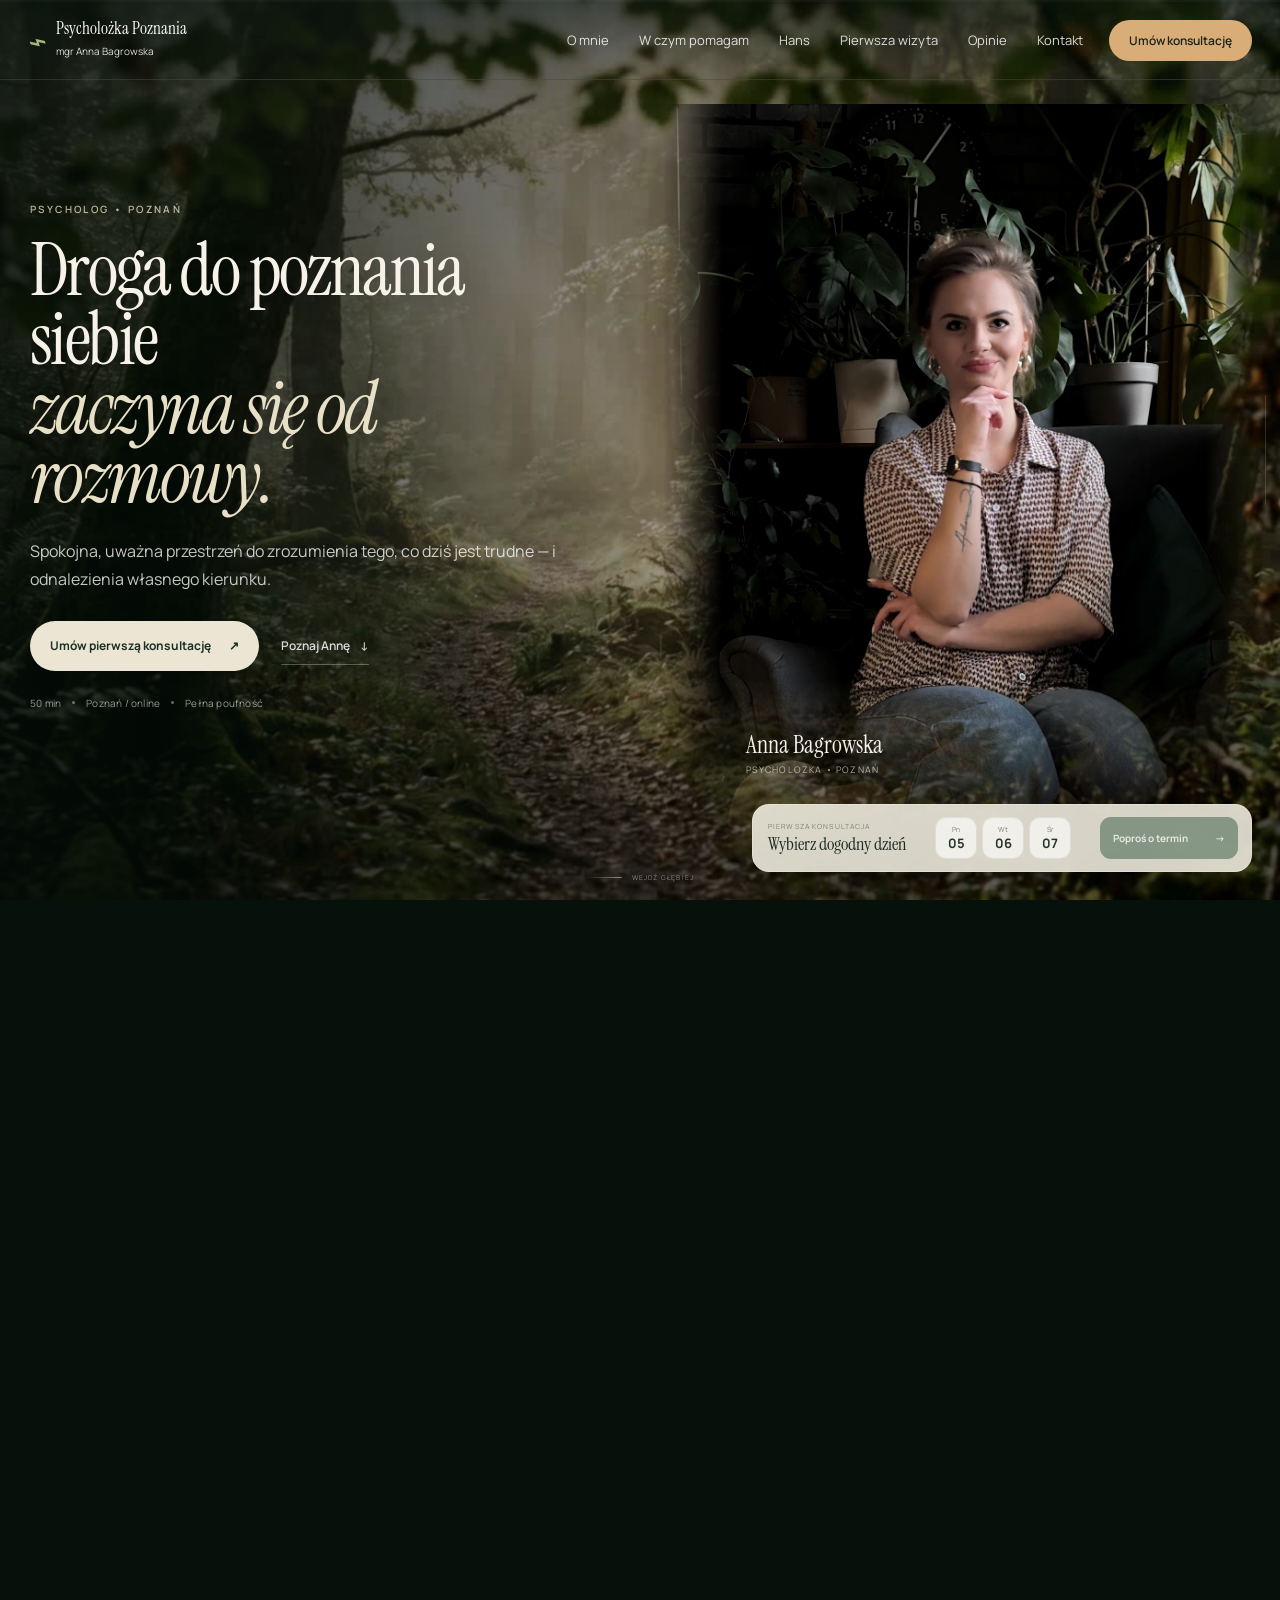
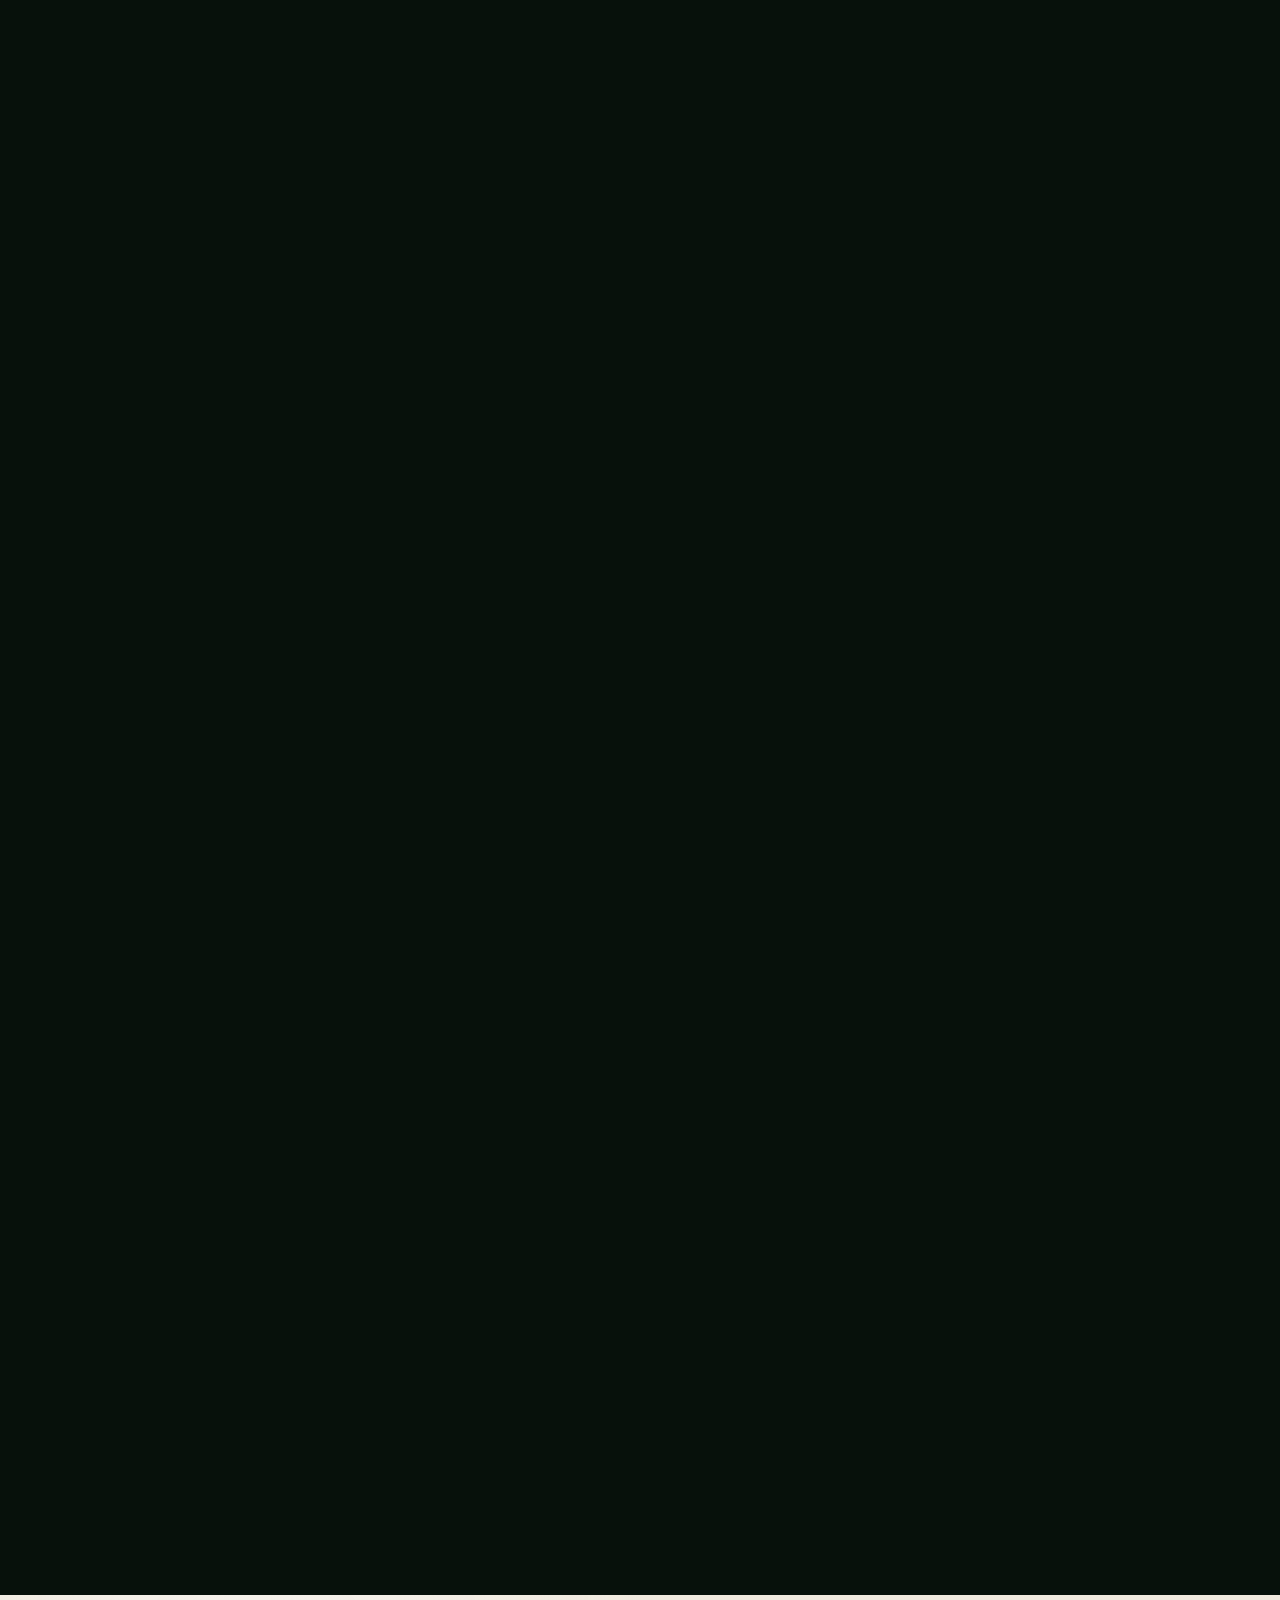
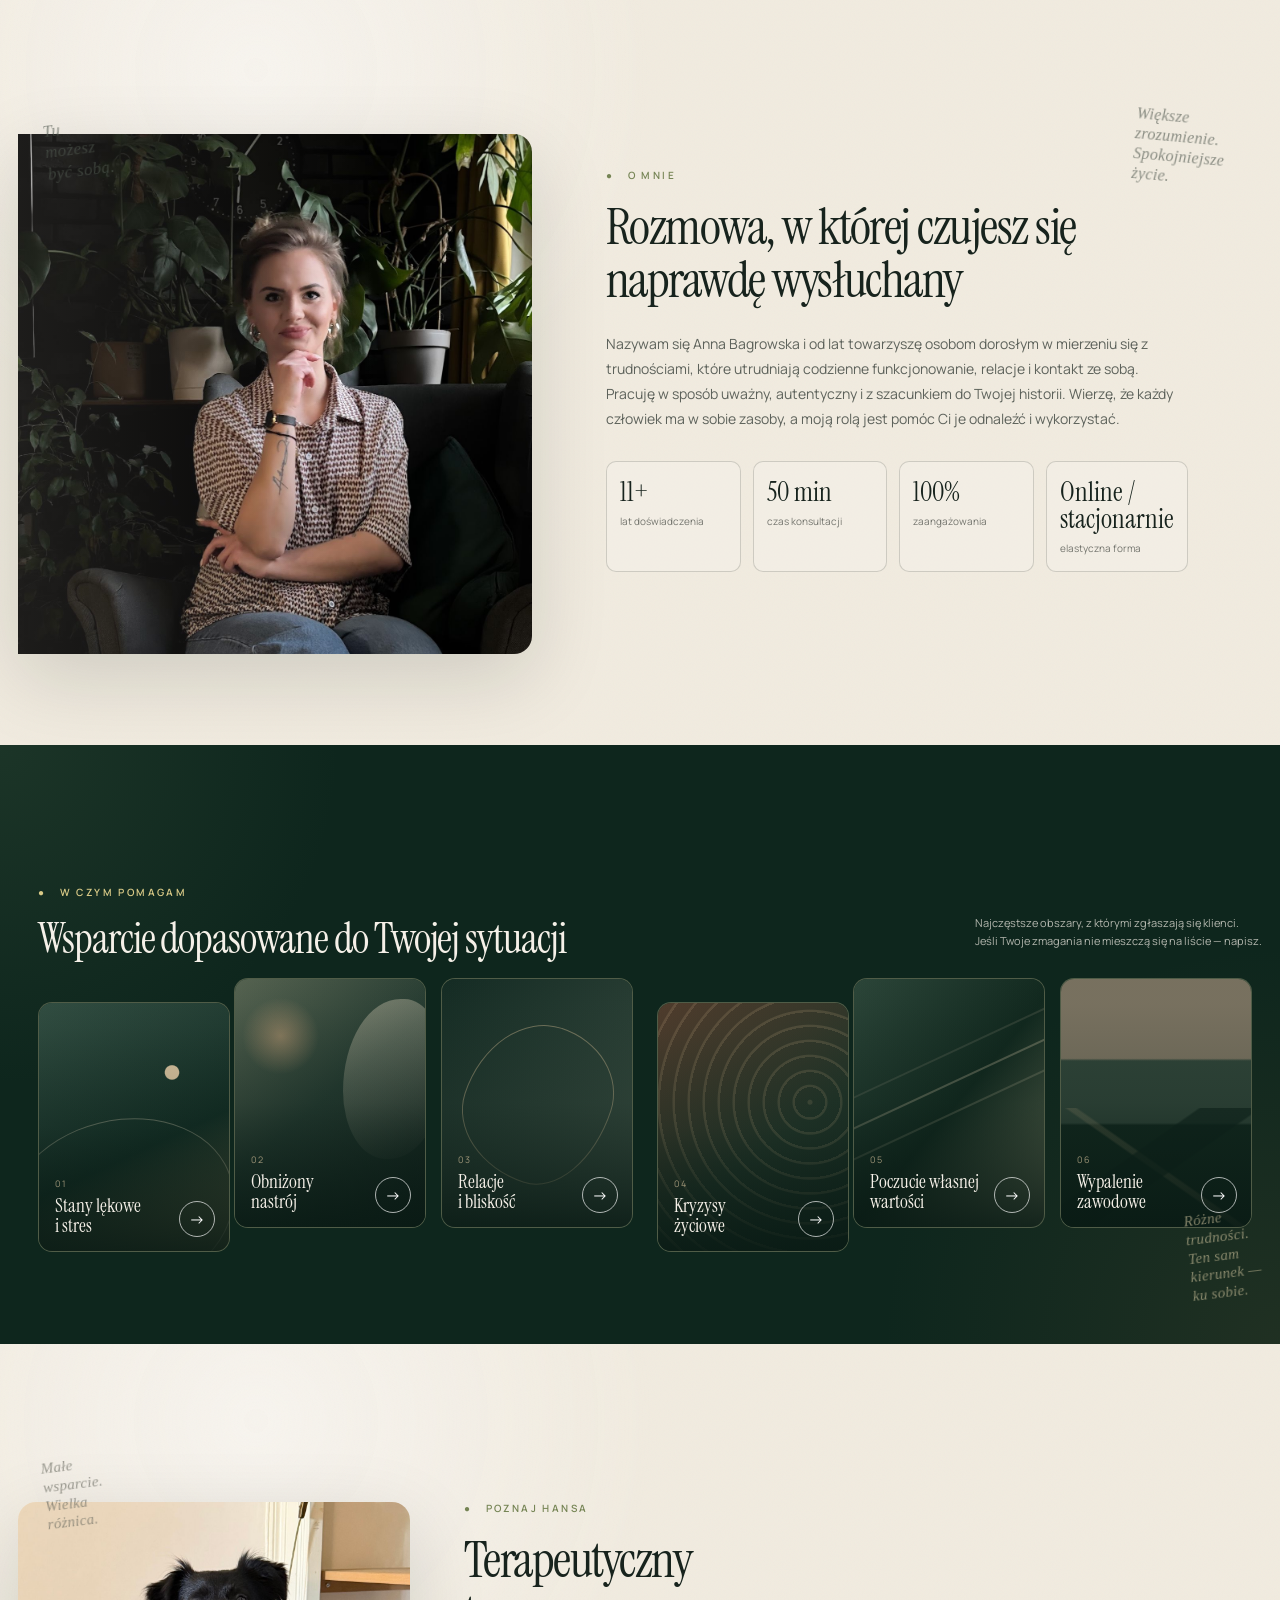
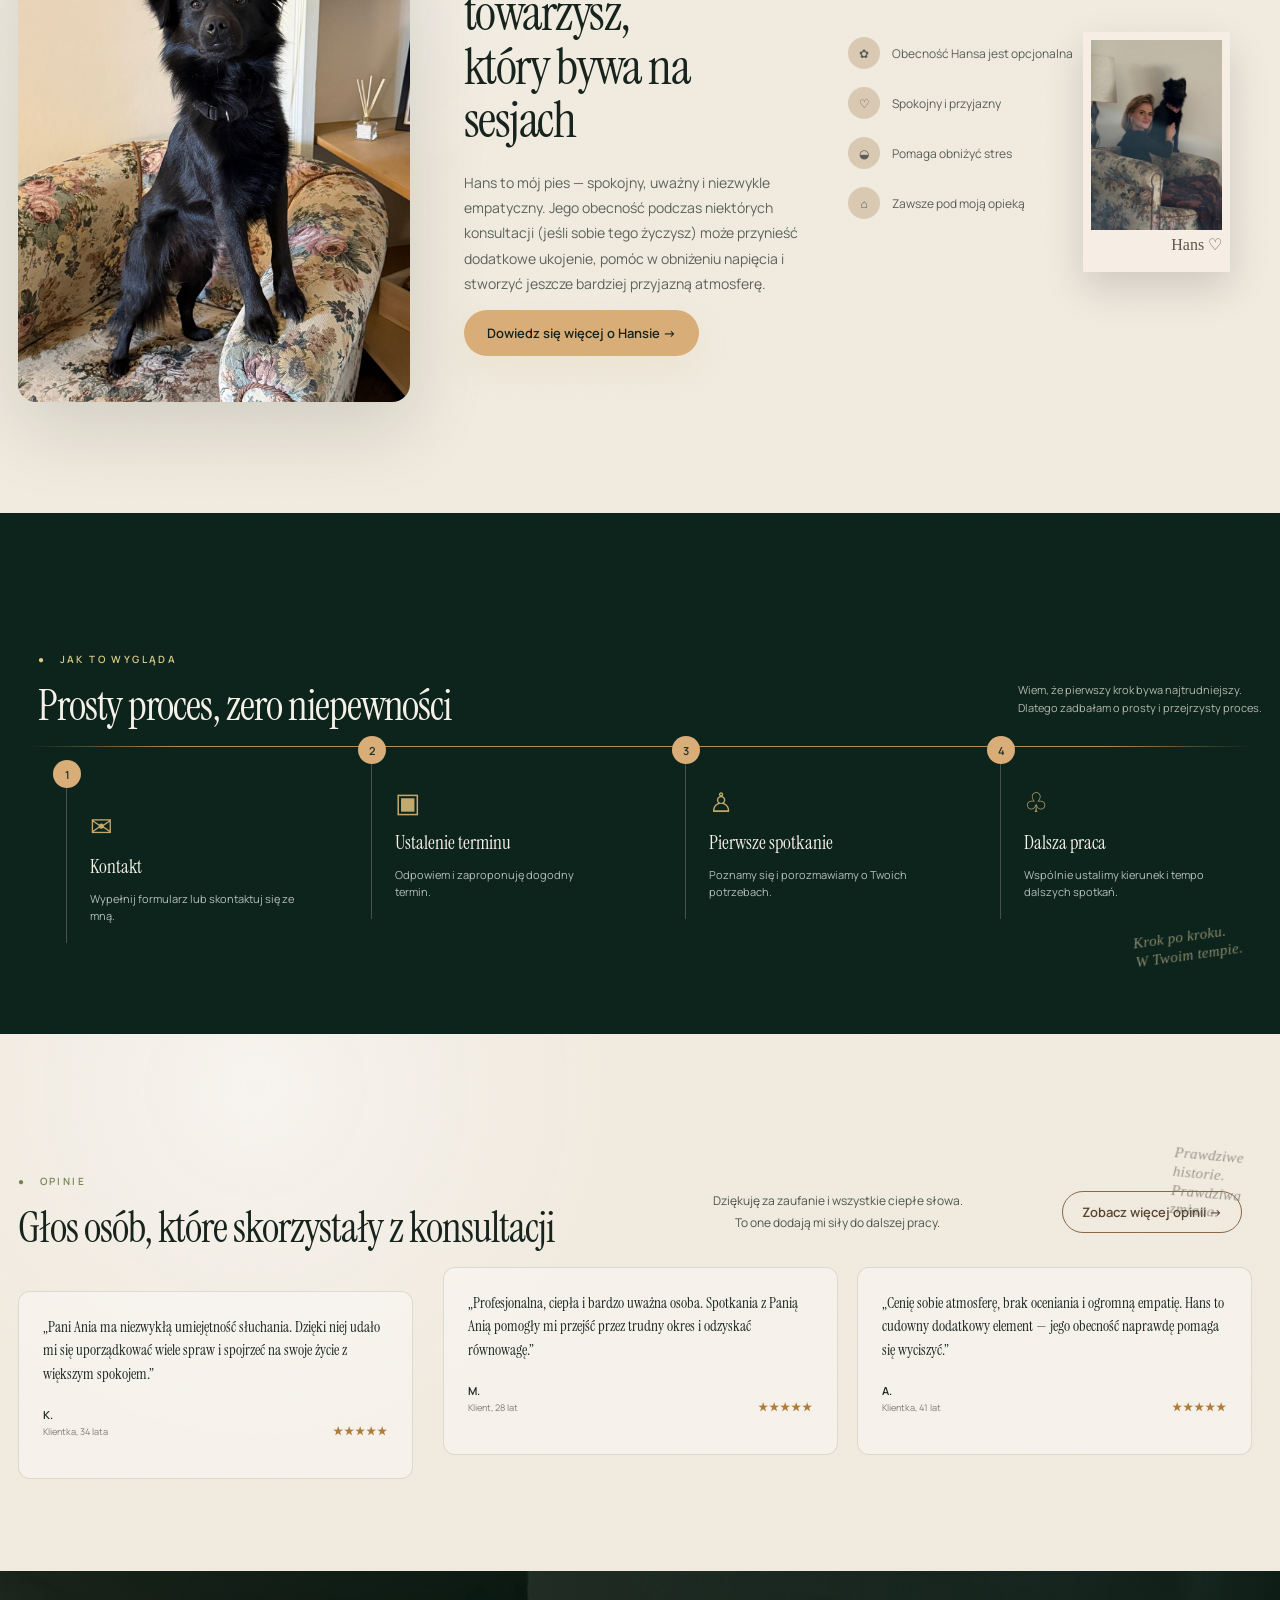
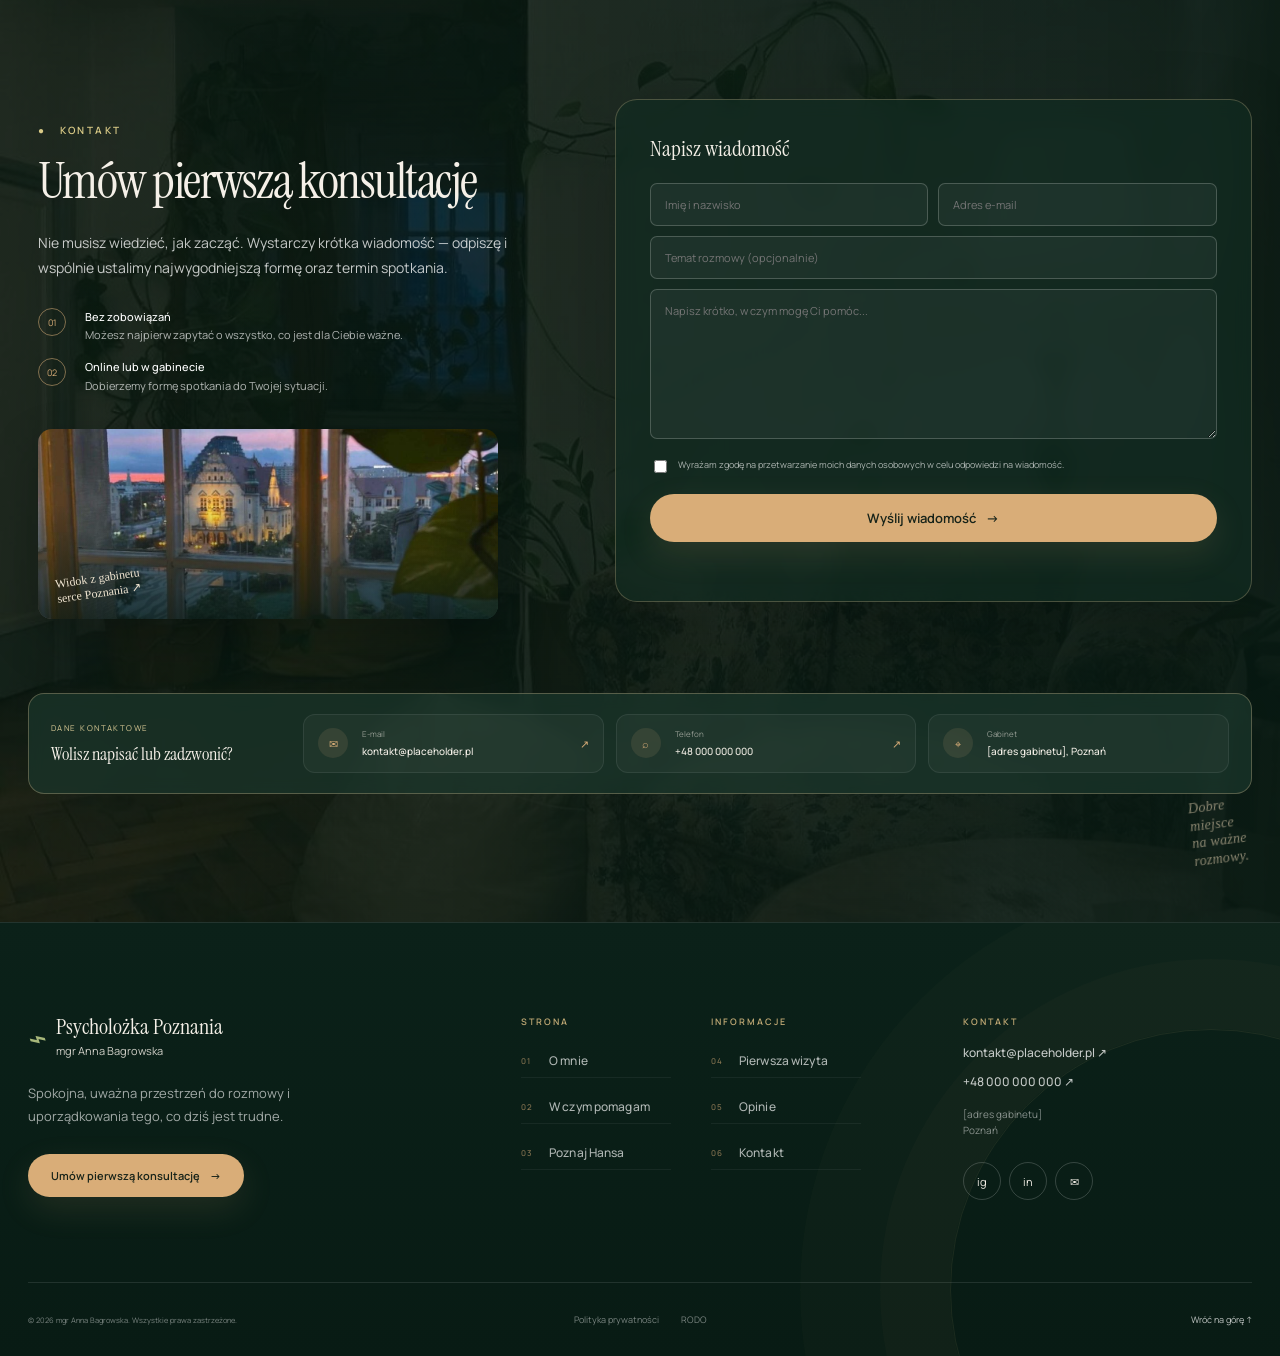
<file: index.html>
<!doctype html>
<html lang="pl">
<head>
  <meta charset="utf-8" />
  <meta name="viewport" content="width=device-width, initial-scale=1" />
  <title>Psycholożka Poznania — mgr Anna Bagrowska</title>
  <meta name="description" content="Gabinet psychologiczny w Poznaniu. Konsultacje indywidualne dla osób dorosłych — online i stacjonarnie." />
  <link rel="preconnect" href="https://fonts.googleapis.com">
  <link rel="preconnect" href="https://fonts.gstatic.com" crossorigin>
  <link href="https://fonts.googleapis.com/css2?family=Instrument+Serif:ital@0;1&family=Manrope:wght@400;500;600;700&display=swap" rel="stylesheet">
  <link rel="stylesheet" href="styles.css" />
</head>
<body>
  <div class="scroll-progress" aria-hidden="true"><span></span></div>
  <div class="ambient-leaves" aria-hidden="true"></div>
  <div class="cursor-halo" aria-hidden="true"></div>
  <header class="site-header" id="top" data-scroll-header>
    <div class="shell nav-wrap">
      <a href="#top" class="brand" aria-label="Strona główna">
        <span class="brand-mark">⌁</span>
        <span><strong>Psycholożka Poznania</strong><small>mgr Anna Bagrowska</small></span>
      </a>
      <nav class="desktop-nav" aria-label="Nawigacja główna">
        <a href="#about">O mnie</a>
        <a href="#support">W czym pomagam</a>
        <a href="#hans">Hans</a>
        <a href="#process">Pierwsza wizyta</a>
        <a href="#reviews">Opinie</a>
        <a href="#contact">Kontakt</a>
      </nav>
      <a href="#contact" class="btn btn-gold btn-small magnetic">Umów konsultację</a>
      <button class="menu-btn" aria-label="Otwórz menu" aria-expanded="false">☰</button>
    </div>
  </header>

  <main>
    <section class="forest-world forest-world-v4" data-forest-world aria-label="Leśny świat Anny Bagrowskiej">
      <div class="forest-sticky">
        <video class="forest-video" data-forest-video autoplay muted loop playsinline preload="auto" poster="assets/forest-poster.jpg" aria-hidden="true">
          <source src="assets/forest-motion.mp4" type="video/mp4" />
        </video>
        <div class="forest-overlay-v4" aria-hidden="true"></div>
        <div class="forest-grain" aria-hidden="true"></div>

        <div class="forest-home-v4 is-active" data-forest-home>
          <div class="shell forest-layout-v4">
            <div class="forest-copy-v4">
              <div class="forest-kicker">PSYCHOLOG • POZNAŃ</div>
              <h1>Droga do poznania siebie<br><em>zaczyna się od rozmowy.</em></h1>
              <p>Spokojna, uważna przestrzeń do zrozumienia tego, co dziś jest trudne — i odnalezienia własnego kierunku.</p>
              <div class="forest-actions-v4">
                <a href="#contact" class="forest-primary-v4 magnetic">Umów pierwszą konsultację <span>↗</span></a>
                <a href="#about" class="forest-text-link">Poznaj Annę <span>↓</span></a>
              </div>
              <div class="forest-trust-v4" aria-label="Informacje o konsultacji">
                <span>50 min</span><i></i><span>Poznań / online</span><i></i><span>Pełna poufność</span>
              </div>
            </div>

            <div class="forest-person-v4" aria-label="Anna Bagrowska, psycholożka">
              <div class="forest-person-glow" aria-hidden="true"></div>
              <img src="assets/anna-portrait.jpeg" alt="Anna Bagrowska, psycholożka" />
              <div class="forest-person-caption">
                <strong>Anna Bagrowska</strong>
                <span>psycholożka • Poznań</span>
              </div>
            </div>

            <aside class="forest-booking-v4" aria-label="Szybkie umówienie konsultacji">
              <div class="forest-booking-copy-v4">
                <small>PIERWSZA KONSULTACJA</small>
                <strong>Wybierz dogodny dzień</strong>
              </div>
              <div class="forest-booking-days-v4" role="group" aria-label="Preferowany dzień">
                <button type="button" data-booking-day="5 października"><span>Pn</span><b>05</b></button>
                <button type="button" data-booking-day="6 października"><span>Wt</span><b>06</b></button>
                <button type="button" data-booking-day="7 października"><span>Śr</span><b>07</b></button>
              </div>
              <a href="#contact" class="forest-booking-go-v4" data-booking-cta aria-disabled="true">Poproś o termin <span>→</span></a>
            </aside>
          </div>
        </div>

        <div class="forest-waypoint forest-waypoint-1" data-forest-stop="1">
          <span class="forest-waypoint-dot"></span>
          <div><small>PRZYSTANEK 01</small><strong>Zatrzymaj się.</strong><p>Nie musisz od razu wiedzieć, co dalej.</p></div>
        </div>
        <div class="forest-waypoint forest-waypoint-2" data-forest-stop="2">
          <span class="forest-waypoint-dot"></span>
          <div><small>PRZYSTANEK 02</small><strong>Przyjrzyj się temu.</strong><p>Nazwanie tego, co trudne, często porządkuje więcej niż się wydaje.</p></div>
        </div>
        <div class="forest-waypoint forest-waypoint-3" data-forest-stop="3">
          <span class="forest-waypoint-dot"></span>
          <div><small>PRZYSTANEK 03</small><strong>Znajdź własny kierunek.</strong><p>Zmiana nie musi wydarzyć się naraz.</p></div>
        </div>

        <div class="forest-scroll-hint-v4" aria-hidden="true"><span></span><small>wejdź głębiej</small></div>
        <div class="forest-progress-v4" aria-hidden="true"><span data-forest-progress></span></div>
      </div>
    </section>

    <section class="about paper" id="about">
      <div class="shell split-grid">
        <div class="photo-frame photo-portrait reveal">
          <img src="assets/anna-portrait.jpeg" loading="lazy" decoding="async" alt="Anna Bagrowska w gabinecie" />
        </div>
        <div class="copy-block reveal delay-1">
          <div class="eyebrow olive">● &nbsp; O MNIE</div>
          <h2>Rozmowa, w której czujesz się<br>naprawdę wysłuchany</h2>
          <p>Nazywam się Anna Bagrowska i od lat towarzyszę osobom dorosłym w mierzeniu się z trudnościami, które utrudniają codzienne funkcjonowanie, relacje i kontakt ze sobą. Pracuję w sposób uważny, autentyczny i z szacunkiem do Twojej historii. Wierzę, że każdy człowiek ma w sobie zasoby, a moją rolą jest pomóc Ci je odnaleźć i wykorzystać.</p>
          <div class="stats">
            <div><strong>11+</strong><span>lat doświadczenia</span></div>
            <div><strong>50 min</strong><span>czas konsultacji</span></div>
            <div><strong>100%</strong><span>zaangażowania</span></div>
            <div><strong>Online /<br>stacjonarnie</strong><span>elastyczna forma</span></div>
          </div>
        </div>
      </div>
      <div class="hand-note note-about-left">Tu<br>możesz<br>być sobą.</div>
      <div class="hand-note note-about-right">Większe<br>zrozumienie.<br>Spokojniejsze<br>życie.</div>
    </section>

    <section class="support section-dark" id="support">
      <div class="shell">
        <div class="section-head reveal">
          <div>
            <div class="eyebrow">● &nbsp; W CZYM POMAGAM</div>
            <h2>Wsparcie dopasowane do Twojej sytuacji</h2>
          </div>
          <p>Najczęstsze obszary, z którymi zgłaszają się klienci.<br>Jeśli Twoje zmagania nie mieszczą się na liście — napisz.</p>
        </div>
        <div class="support-grid">
          <article class="support-card ph-1 reveal" tabindex="0"><div class="placeholder-art" aria-hidden="true"></div><div class="support-card-copy"><span class="support-kicker">01</span><h3>Stany lękowe<br>i stres</h3><a href="#contact" class="support-link" data-topic="Stany lękowe i stres" aria-label="Skontaktuj się w sprawie stanów lękowych i stresu">→</a></div></article>
          <article class="support-card ph-2 reveal delay-1" tabindex="0"><div class="placeholder-art" aria-hidden="true"></div><div class="support-card-copy"><span class="support-kicker">02</span><h3>Obniżony<br>nastrój</h3><a href="#contact" class="support-link" data-topic="Obniżony nastrój" aria-label="Skontaktuj się w sprawie obniżonego nastroju">→</a></div></article>
          <article class="support-card ph-3 reveal delay-2" tabindex="0"><div class="placeholder-art" aria-hidden="true"></div><div class="support-card-copy"><span class="support-kicker">03</span><h3>Relacje<br>i bliskość</h3><a href="#contact" class="support-link" data-topic="Relacje i bliskość" aria-label="Skontaktuj się w sprawie relacji i bliskości">→</a></div></article>
          <article class="support-card ph-4 reveal" tabindex="0"><div class="placeholder-art" aria-hidden="true"></div><div class="support-card-copy"><span class="support-kicker">04</span><h3>Kryzysy<br>życiowe</h3><a href="#contact" class="support-link" data-topic="Kryzysy życiowe" aria-label="Skontaktuj się w sprawie kryzysów życiowych">→</a></div></article>
          <article class="support-card ph-5 reveal delay-1" tabindex="0"><div class="placeholder-art" aria-hidden="true"></div><div class="support-card-copy"><span class="support-kicker">05</span><h3>Poczucie własnej<br>wartości</h3><a href="#contact" class="support-link" data-topic="Poczucie własnej wartości" aria-label="Skontaktuj się w sprawie poczucia własnej wartości">→</a></div></article>
          <article class="support-card ph-6 reveal delay-2" tabindex="0"><div class="placeholder-art" aria-hidden="true"></div><div class="support-card-copy"><span class="support-kicker">06</span><h3>Wypalenie<br>zawodowe</h3><a href="#contact" class="support-link" data-topic="Wypalenie zawodowe" aria-label="Skontaktuj się w sprawie wypalenia zawodowego">→</a></div></article>
        </div>
      </div>
      <div class="hand-note note-support">Różne<br>trudności.<br>Ten sam<br>kierunek —<br>ku sobie.</div>
    </section>

    <section class="hans paper" id="hans">
      <div class="shell hans-grid">
        <div class="hans-photo reveal"><img src="assets/hans-chair.jpeg" loading="lazy" decoding="async" alt="Hans, czarny pies w gabinecie" /></div>
        <div class="copy-block reveal delay-1">
          <div class="eyebrow olive">● &nbsp; POZNAJ HANSA</div>
          <h2>Terapeutyczny towarzysz,<br>który bywa na sesjach</h2>
          <p>Hans to mój pies — spokojny, uważny i niezwykle empatyczny. Jego obecność podczas niektórych konsultacji (jeśli sobie tego życzysz) może przynieść dodatkowe ukojenie, pomóc w obniżeniu napięcia i stworzyć jeszcze bardziej przyjazną atmosferę.</p>
          <a class="btn btn-gold" href="#contact">Dowiedz się więcej o Hansie →</a>
        </div>
        <div class="hans-list reveal delay-2">
          <div><span>✿</span> Obecność Hansa jest opcjonalna</div>
          <div><span>♡</span> Spokojny i przyjazny</div>
          <div><span>◒</span> Pomaga obniżyć stres</div>
          <div><span>⌂</span> Zawsze pod moją opieką</div>
        </div>
        <div class="polaroid reveal"><img src="assets/anna-hans.jpeg" loading="lazy" decoding="async" alt="Anna z Hansem" /><span>Hans ♡</span></div>
      </div>
      <div class="hand-note note-hans">Małe<br>wsparcie.<br>Wielka<br>różnica.</div>
    </section>

    <section class="process section-dark" id="process">
      <div class="shell">
        <div class="section-head reveal"><div><div class="eyebrow">● &nbsp; JAK TO WYGLĄDA</div><h2>Prosty proces, zero niepewności</h2></div><p>Wiem, że pierwszy krok bywa najtrudniejszy.<br>Dlatego zadbałam o prosty i przejrzysty proces.</p></div>
        <div class="process-line" aria-hidden="true"></div>
        <div class="process-grid">
          <div class="step reveal"><span class="num">1</span><div class="icon">✉</div><h3>Kontakt</h3><p>Wypełnij formularz lub skontaktuj się ze mną.</p></div>
          <div class="step reveal delay-1"><span class="num">2</span><div class="icon">▣</div><h3>Ustalenie terminu</h3><p>Odpowiem i zaproponuję dogodny termin.</p></div>
          <div class="step reveal delay-2"><span class="num">3</span><div class="icon">♙</div><h3>Pierwsze spotkanie</h3><p>Poznamy się i porozmawiamy o Twoich potrzebach.</p></div>
          <div class="step reveal delay-3"><span class="num">4</span><div class="icon">♧</div><h3>Dalsza praca</h3><p>Wspólnie ustalimy kierunek i tempo dalszych spotkań.</p></div>
        </div>
      </div>
      <div class="hand-note note-process">Krok po kroku.<br>W Twoim tempie.</div>
    </section>

    <section class="reviews paper" id="reviews">
      <div class="shell">
        <div class="reviews-head reveal"><div class="reviews-title"><div class="eyebrow olive">● &nbsp; OPINIE</div><h2>Głos osób, które skorzystały z konsultacji</h2></div><p class="reviews-thanks">Dziękuję za zaufanie i wszystkie ciepłe słowa.<br>To one dodają mi siły do dalszej pracy.</p><a href="#contact" class="btn btn-outline-dark">Zobacz więcej opinii →</a></div>
        <div class="review-grid">
          <blockquote class="reveal">„Pani Ania ma niezwykłą umiejętność słuchania. Dzięki niej udało mi się uporządkować wiele spraw i spojrzeć na swoje życie z większym spokojem.”<footer><span>K.<small>Klientka, 34 lata</small></span><b>★★★★★</b></footer></blockquote>
          <blockquote class="reveal delay-1">„Profesjonalna, ciepła i bardzo uważna osoba. Spotkania z Panią Anią pomogły mi przejść przez trudny okres i odzyskać równowagę.”<footer><span>M.<small>Klient, 28 lat</small></span><b>★★★★★</b></footer></blockquote>
          <blockquote class="reveal delay-2">„Cenię sobie atmosferę, brak oceniania i ogromną empatię. Hans to cudowny dodatkowy element — jego obecność naprawdę pomaga się wyciszyć.”<footer><span>A.<small>Klientka, 41 lat</small></span><b>★★★★★</b></footer></blockquote>
        </div>
      </div>
      <div class="hand-note note-reviews">Prawdziwe<br>historie.<br>Prawdziwa<br>zmiana.</div>
    </section>

    <section class="contact section-dark" id="contact">
      <div class="contact-bg" aria-hidden="true"></div>
      <div class="shell contact-grid">
        <div class="contact-intro reveal">
          <div class="eyebrow">● &nbsp; KONTAKT</div>
          <h2>Umów pierwszą konsultację</h2>
          <p class="contact-lead">Nie musisz wiedzieć, jak zacząć. Wystarczy krótka wiadomość — odpiszę i wspólnie ustalimy najwygodniejszą formę oraz termin spotkania.</p>
          <div class="contact-points">
            <div><span>01</span><p><strong>Bez zobowiązań</strong><br>Możesz najpierw zapytać o wszystko, co jest dla Ciebie ważne.</p></div>
            <div><span>02</span><p><strong>Online lub w gabinecie</strong><br>Dobierzemy formę spotkania do Twojej sytuacji.</p></div>
          </div>
          <div class="view-card"><img src="assets/window-view.jpeg" loading="lazy" decoding="async" alt="Widok z gabinetu w Poznaniu" /><span>Widok z gabinetu<br>serce Poznania ↗</span></div>
        </div>
        <div class="form-wrap reveal delay-1">
          <div class="form-eyebrow">Napisz wiadomość</div>
          <form id="contactForm">
            <div class="form-row"><input required placeholder="Imię i nazwisko" /><input required type="email" placeholder="Adres e-mail" /></div>
            <input id="topicField" name="topic" placeholder="Temat rozmowy (opcjonalnie)" />
            <textarea required placeholder="Napisz krótko, w czym mogę Ci pomóc..."></textarea>
            <label class="consent-check"><input type="checkbox" required /> <span>Wyrażam zgodę na przetwarzanie moich danych osobowych w celu odpowiedzi na wiadomość.</span></label>
            <button class="btn btn-gold btn-submit" type="submit">Wyślij wiadomość <span>→</span></button>
            <div class="form-status" aria-live="polite"></div>
          </form>
        </div>
        <aside class="contact-card reveal delay-2">
          <div><small>DANE KONTAKTOWE</small><h3>Wolisz napisać lub zadzwonić?</h3></div>
          <a href="mailto:kontakt@placeholder.pl" class="contact-row"><span>✉</span><div><small>E-mail</small><strong>kontakt@placeholder.pl</strong></div><b>↗</b></a>
          <a href="tel:+48000000000" class="contact-row"><span>⌕</span><div><small>Telefon</small><strong>+48 000 000 000</strong></div><b>↗</b></a>
          <div class="contact-row static"><span>⌖</span><div><small>Gabinet</small><strong>[adres gabinetu], Poznań</strong></div></div>
        </aside>
      </div>
      <div class="hand-note note-contact">Dobre<br>miejsce<br>na ważne<br>rozmowy.</div>
    </section>
  </main>

  <footer class="footer section-dark">
    <div class="shell footer-main">
      <div class="footer-brand-col">
        <a href="#top" class="brand footer-brand"><span class="brand-mark">⌁</span><span><strong>Psycholożka Poznania</strong><small>mgr Anna Bagrowska</small></span></a>
        <p>Spokojna, uważna przestrzeń do rozmowy i uporządkowania tego, co dziś jest trudne.</p>
        <a href="#contact" class="btn btn-gold footer-cta magnetic">Umów pierwszą konsultację <span>→</span></a>
      </div>
      <div class="footer-links-wrap">
        <div class="footer-links-col"><small>STRONA</small><a href="#about"><span>01</span> O mnie</a><a href="#support"><span>02</span> W czym pomagam</a><a href="#hans"><span>03</span> Poznaj Hansa</a></div>
        <div class="footer-links-col"><small>INFORMACJE</small><a href="#process"><span>04</span> Pierwsza wizyta</a><a href="#reviews"><span>05</span> Opinie</a><a href="#contact"><span>06</span> Kontakt</a></div>
      </div>
      <div class="footer-contact-col">
        <small>KONTAKT</small>
        <a href="mailto:kontakt@placeholder.pl">kontakt@placeholder.pl <span>↗</span></a>
        <a href="tel:+48000000000">+48 000 000 000 <span>↗</span></a>
        <p>[adres gabinetu]<br>Poznań</p>
        <div class="social-buttons"><a href="#" aria-label="Instagram">ig</a><a href="#" aria-label="LinkedIn">in</a><a href="mailto:kontakt@placeholder.pl" aria-label="E-mail">✉</a></div>
      </div>
    </div>
    <div class="shell footer-bottom">
      <small>© 2026 mgr Anna Bagrowska. Wszystkie prawa zastrzeżone.</small>
      <div><a href="#">Polityka prywatności</a><a href="#">RODO</a></div>
      <a href="#top" class="back-top">Wróć na górę ↑</a>
    </div>
  </footer>

  <script src="script.js"></script>
</body>
</html>
</file>
<file: styles.css>
:root{
  --green:#0b2119;
  --green-2:#143227;
  --green-3:#1d4435;
  --paper:#f0eadf;
  --paper-2:#e7ddce;
  --ink:#17231d;
  --muted:#656d65;
  --gold:#c6975f;
  --gold-2:#d9ad78;
  --olive:#758454;
  --line:rgba(255,255,255,.18);
  --radius:18px;
  --serif:"Playfair Display",Georgia,serif;
  --sans:"DM Sans",Arial,sans-serif;
  --section-y:clamp(92px,9vw,148px);
  --shadow:0 24px 80px rgba(8,22,16,.14);
}
*{box-sizing:border-box}
html{scroll-behavior:smooth}
body{margin:0;font-family:var(--sans);color:var(--ink);background:var(--paper);overflow-x:hidden;-webkit-font-smoothing:antialiased;text-rendering:optimizeLegibility}
a{text-decoration:none;color:inherit}
img{display:block;width:100%;height:100%;object-fit:cover;image-rendering:auto}
button,input,textarea{font:inherit}
button{cursor:pointer}
::selection{background:#d8ad78;color:#10251b}
.shell{width:min(1240px,calc(100% - 56px));margin:0 auto;position:relative;z-index:2}
.section-dark{background:var(--green);color:#f5f0e8;position:relative}
.paper{position:relative;background:radial-gradient(circle at 20% 10%,rgba(255,255,255,.45),transparent 32%),linear-gradient(rgba(240,234,223,.97),rgba(240,234,223,.97))}
.paper:after{content:"";position:absolute;inset:0;pointer-events:none;opacity:.13;background-image:url("data:image/svg+xml,%3Csvg xmlns='http://www.w3.org/2000/svg' width='90' height='90' viewBox='0 0 90 90'%3E%3Cfilter id='n'%3E%3CfeTurbulence type='fractalNoise' baseFrequency='.75' numOctaves='2' stitchTiles='stitch'/%3E%3C/filter%3E%3Crect width='100%25' height='100%25' filter='url(%23n)' opacity='.18'/%3E%3C/svg%3E")}
.site-header{height:80px;position:fixed;top:0;left:0;right:0;z-index:50;color:#fff;border-bottom:1px solid rgba(255,255,255,.12);background:linear-gradient(to bottom,rgba(6,20,15,.72),rgba(6,20,15,.15));backdrop-filter:blur(8px);transition:background .35s ease,box-shadow .35s ease,border-color .35s ease}
.site-header.scrolled{background:rgba(9,29,21,.9);box-shadow:0 12px 34px rgba(0,0,0,.18);border-color:rgba(255,255,255,.08)}
.nav-wrap{height:80px;display:flex;align-items:center;gap:26px}.brand{display:flex;align-items:center;gap:10px;min-width:max-content}.brand-mark{font-size:30px;color:#a7b77a;transform:rotate(-18deg)}.brand strong{display:block;font-family:var(--serif);font-size:17px;font-weight:500;line-height:1.05}.brand small{font-size:10px;opacity:.84}.desktop-nav{display:flex;align-items:center;gap:30px;margin-left:auto;font-size:13px}.desktop-nav a,.footer nav a{opacity:.84;position:relative}.desktop-nav a:after{content:"";position:absolute;left:0;right:100%;bottom:-8px;height:1px;background:#d8ad78;transition:right .25s ease}.desktop-nav a:hover{opacity:1}.desktop-nav a:hover:after{right:0}
.btn{display:inline-flex;align-items:center;justify-content:center;gap:10px;border-radius:999px;padding:13px 22px;font-weight:600;font-size:13px;border:1px solid transparent;transition:transform .25s ease,background .25s ease,box-shadow .25s ease;cursor:pointer;will-change:transform}.btn:hover{transform:translateY(-2px)}.btn-gold{background:var(--gold-2);color:#172319;box-shadow:0 12px 34px rgba(215,171,117,.12)}.btn-gold:hover{background:#e3b985;box-shadow:0 14px 36px rgba(215,171,117,.22)}.btn-small{padding:11px 19px;font-size:12px}.btn-ghost{color:white;border-color:rgba(255,255,255,.65);background:rgba(8,24,18,.18)}.btn-ghost:hover{background:rgba(255,255,255,.08)}.btn-full{width:100%}.btn-outline-dark{border-color:#8b6845;color:#5a4632;padding:11px 19px;background:transparent}.menu-btn{display:none;margin-left:auto;background:none;border:0;color:#fff;font-size:26px}
.hero{min-height:760px;padding:178px 0 112px;overflow:hidden;display:flex;align-items:center}.hero-bg{position:absolute;inset:-4%;background:linear-gradient(90deg,rgba(7,25,18,.95) 0%,rgba(7,25,18,.79) 32%,rgba(7,25,18,.28) 63%,rgba(7,25,18,.69) 100%),linear-gradient(180deg,rgba(0,0,0,.04),rgba(4,16,12,.64)),url('assets/anna-hans.jpeg') center 40%/cover no-repeat;filter:saturate(.82) contrast(1.06);transform:scale(1.04);will-change:transform}.hero:after{content:"";position:absolute;inset:0;background:radial-gradient(circle at 84% 18%,transparent 0 18%,rgba(4,16,12,.12) 42%,rgba(4,16,12,.45) 100%);pointer-events:none}.hero-grid{display:grid;grid-template-columns:minmax(0,1.25fr) 310px;gap:100px;align-items:center}.hero-copy{max-width:720px}.eyebrow{font-size:10px;letter-spacing:.24em;font-weight:600;color:#d9ca87;margin-bottom:18px}.eyebrow.olive{color:#758454}.hero h1,.copy-block h2,.section-head h2,.reviews h2,.form-wrap h2{font-family:var(--serif);font-weight:500;line-height:1.04;margin:0}.hero h1{font-size:clamp(50px,5.25vw,76px);letter-spacing:-.04em}.hero h1 em{color:#b7c494;font-weight:500}.hero-copy>p{max-width:650px;font-size:16px;line-height:1.65;color:rgba(255,255,255,.86);margin:26px 0 30px}.hero-actions{display:flex;gap:12px;flex-wrap:wrap}.micro-features{display:flex;gap:30px;margin-top:34px;font-size:12px;color:rgba(255,255,255,.8)}.micro-features b{font-weight:500}
.booking-card{background:linear-gradient(180deg,rgba(34,60,47,.86),rgba(19,42,32,.92));border:1px solid rgba(214,181,127,.32);border-radius:20px;padding:20px;box-shadow:0 30px 80px rgba(0,0,0,.34);backdrop-filter:blur(10px);transition:transform .35s ease,box-shadow .35s ease}.booking-card:hover{transform:translateY(-5px);box-shadow:0 36px 90px rgba(0,0,0,.4)}.calendar-head,.weekdays,.days{display:grid;grid-template-columns:repeat(7,1fr);align-items:center}.calendar-head{display:flex;justify-content:space-between;margin-bottom:16px;font-family:var(--serif)}.weekdays{font-size:9px;opacity:.66;text-align:center;margin-bottom:8px}.days{gap:4px;font-size:9px;text-align:center}.days span,.days button{height:26px;display:grid;place-items:center;border-radius:50%;background:transparent;border:0;color:inherit;padding:0}.days button{transition:.2s ease}.days button:hover{background:rgba(255,255,255,.09)}.days button.active{background:var(--gold);color:#14231a}.slots{margin:14px 0;display:grid;gap:7px}.slots button{display:flex;justify-content:space-between;background:rgba(255,255,255,.03);color:white;border:1px solid rgba(255,255,255,.17);border-radius:7px;padding:9px 10px;font-size:10px;transition:.2s ease}.slots button:hover,.slots button.selected{border-color:#d8ad78;background:rgba(216,173,120,.12)}.slots span{opacity:.72}
.hand-note{position:absolute;z-index:3;font-family:"Segoe Print",cursive;font-style:italic;letter-spacing:.02em;line-height:1.25;opacity:.62;transform:rotate(-7deg)}.note-hero{right:22px;top:126px;color:#d7cbbd;font-size:16px}.note-about-left{left:45px;top:122px;font-size:17px;color:#4d554c}.note-about-right{right:55px;top:112px;font-size:16px;color:#4d554c;transform:rotate(5deg)}
.about{padding:var(--section-y) 0}.split-grid{display:grid;grid-template-columns:42% 58%;align-items:center;min-height:520px}.photo-frame{height:520px;position:relative;overflow:hidden;border-radius:0 18px 18px 0;box-shadow:var(--shadow)}.photo-frame:after{content:"";position:absolute;inset:0;background:linear-gradient(90deg,rgba(239,232,220,.12),transparent 70%)}.photo-portrait img{object-position:center 24%;transition:transform 1s cubic-bezier(.2,.7,.2,1)}.photo-frame:hover img{transform:scale(1.025)}.copy-block{padding:48px 64px}.copy-block h2{font-size:clamp(36px,4vw,54px);letter-spacing:-.03em}.copy-block p{font-size:14px;line-height:1.8;color:#5d625b;max-width:650px;margin-top:24px}.stats{display:grid;grid-template-columns:repeat(4,1fr);gap:12px;margin-top:30px}.stats div{border:1px solid rgba(76,79,68,.22);border-radius:10px;padding:16px 13px;min-height:94px;background:rgba(255,255,255,.18);transition:transform .25s ease,background .25s ease}.stats div:hover{transform:translateY(-4px);background:rgba(255,255,255,.35)}.stats strong{display:block;font-family:var(--serif);font-size:27px;font-weight:500;line-height:1}.stats span{display:block;margin-top:9px;font-size:10px;color:#74756e}
.support{padding:var(--section-y) 0;overflow:hidden;background:radial-gradient(circle at 0% 0%,rgba(77,105,77,.22),transparent 24%),radial-gradient(circle at 100% 100%,rgba(96,85,54,.22),transparent 28%),#0e261d}.section-head,.reviews-head{display:flex;justify-content:space-between;align-items:flex-end;gap:34px;margin-bottom:42px}.section-head h2,.reviews h2,.form-wrap h2{font-size:clamp(32px,3.3vw,48px);letter-spacing:-.025em}.section-head p,.reviews-head p{font-size:11px;line-height:1.65;opacity:.72;max-width:390px}.support-grid{display:grid;grid-template-columns:repeat(6,1fr);gap:14px}.support-card{height:250px;border-radius:14px;overflow:hidden;position:relative;border:1px solid rgba(224,196,154,.28);background:#173327;isolation:isolate;transition:transform .35s ease,border-color .35s ease,box-shadow .35s ease;outline:none}.support-card:before{content:"";position:absolute;inset:0;background:linear-gradient(180deg,rgba(9,26,20,.04) 10%,rgba(9,26,20,.2) 50%,rgba(9,26,20,.88) 100%);z-index:1}.support-card:hover,.support-card:focus-visible{transform:translateY(-8px);border-color:rgba(224,196,154,.62);box-shadow:0 22px 50px rgba(0,0,0,.22)}.placeholder-art{position:absolute;inset:0;transition:transform .55s cubic-bezier(.2,.7,.2,1),filter .35s ease}.support-card:hover .placeholder-art,.support-card:focus-visible .placeholder-art{transform:scale(1.06);filter:saturate(1.1)}.placeholder-art:before,.placeholder-art:after{content:"";position:absolute}.ph-1 .placeholder-art{background:radial-gradient(circle at 70% 28%,#d9c39f 0 3%,transparent 3.5%),linear-gradient(155deg,#334f43,#132d24 58%,#5a5a40)}.ph-1 .placeholder-art:before{width:120%;height:70%;left:-18%;bottom:-18%;border-radius:50%;border:1px solid rgba(238,223,196,.32);transform:rotate(-14deg)}.ph-2 .placeholder-art{background:radial-gradient(circle at 24% 23%,rgba(214,169,126,.5),transparent 16%),linear-gradient(140deg,#596653,#253b31 48%,#101f1a)}.ph-2 .placeholder-art:after{width:100px;height:160px;right:-18px;top:20px;background:linear-gradient(160deg,rgba(236,223,198,.38),transparent);border-radius:60% 40% 56% 44%}.ph-3 .placeholder-art{background:linear-gradient(140deg,#152c24,#415448)}.ph-3 .placeholder-art:before{inset:18% 12%;border:1px solid rgba(221,195,154,.42);border-radius:50% 50% 42% 58%/58% 40% 60% 42%;transform:rotate(18deg)}.ph-4 .placeholder-art{background:repeating-radial-gradient(circle at 80% 40%,rgba(216,186,142,.16) 0 2px,transparent 3px 15px),linear-gradient(145deg,#523d2d,#223529 58%,#11261e)}.ph-5 .placeholder-art{background:linear-gradient(130deg,#2d473a,#12291f 52%,#687159)}.ph-5 .placeholder-art:before{width:140%;height:2px;background:rgba(232,215,184,.28);left:-20%;top:42%;transform:rotate(-25deg);box-shadow:0 28px 0 rgba(232,215,184,.18),0 -28px 0 rgba(232,215,184,.12)}.ph-6 .placeholder-art{background:linear-gradient(180deg,#7c7462 0 32%,#31463a 33% 58%,#13291f 59%)}.ph-6 .placeholder-art:after{left:0;right:0;bottom:0;height:48%;background:linear-gradient(145deg,transparent 0 38%,rgba(14,35,27,.65) 39% 55%,transparent 56%),linear-gradient(35deg,transparent 0 48%,rgba(197,173,133,.2) 49% 51%,transparent 52%)}.support-card-copy{position:absolute;z-index:2;left:16px;right:14px;bottom:14px;display:grid;grid-template-columns:1fr auto;align-items:end;gap:6px}.support-kicker{grid-column:1/-1;font-size:9px;letter-spacing:.2em;color:#d1be99;opacity:.72}.support-card h3{margin:0;font-family:var(--serif);font-weight:500;font-size:19px;line-height:1.08}.support-card button{width:32px;height:32px;border:1px solid rgba(255,255,255,.65);border-radius:50%;display:grid;place-items:center;background:transparent;color:#fff;transition:.25s ease}.support-card:hover button,.support-card:focus-visible button{background:#d9ad78;color:#183025;border-color:#d9ad78;transform:rotate(-45deg)}.note-support{right:20px;bottom:42px;color:#cabf99;font-size:15px}
.hans{padding:var(--section-y) 0}.hans-grid{display:grid;grid-template-columns:32% 35% 20% 13%;align-items:center;min-height:500px}.hans-photo{height:500px;overflow:hidden;border-radius:18px;box-shadow:var(--shadow)}.hans-photo img{object-position:center 40%;transition:transform 1s cubic-bezier(.2,.7,.2,1)}.hans-photo:hover img{transform:scale(1.025)}.hans .copy-block{padding:42px 44px}.hans-list{display:grid;gap:18px;font-size:12px;color:#5a5d57}.hans-list div{display:flex;gap:12px;align-items:center;transition:transform .2s ease}.hans-list div:hover{transform:translateX(5px)}.hans-list span{width:32px;height:32px;border-radius:50%;background:#d9c9b2;display:grid;place-items:center}.polaroid{background:#f6eee4;padding:8px 8px 30px;transform:rotate(6deg);box-shadow:0 16px 38px rgba(0,0,0,.14);margin-right:12px;height:240px;transition:transform .35s ease}.polaroid:hover{transform:rotate(2deg) translateY(-5px)}.polaroid img{height:190px}.polaroid span{display:block;text-align:right;font-family:"Segoe Print",cursive;margin-top:5px;color:#615649}.note-hans{left:44px;top:112px;color:#64655b;font-size:15px}
.process{padding:var(--section-y) 0;background:#0d241c;overflow:hidden}.process-line{height:1px;background:linear-gradient(90deg,transparent,#b58b52 12%,#b58b52 88%,transparent);margin:34px 0 0;position:relative}.process-grid{display:grid;grid-template-columns:repeat(4,1fr);gap:34px}.step{position:relative;padding:36px 16px 8px 52px;transition:transform .25s ease}.step:hover{transform:translateY(-5px)}.step:before{content:"";position:absolute;left:28px;top:0;bottom:0;border-left:1px solid rgba(255,255,255,.22)}.num{position:absolute;left:15px;top:-11px;background:var(--gold-2);color:#213027;width:28px;height:28px;border-radius:50%;display:grid;place-items:center;font-weight:600;font-size:11px}.icon{font-size:27px;color:#c4a96d;margin-bottom:10px}.step h3{font-family:var(--serif);font-weight:500;margin:0 0 8px;font-size:19px}.step p{font-size:11px;line-height:1.55;color:rgba(255,255,255,.7)}.note-process{right:38px;bottom:70px;color:#d0c29a;font-size:15px;transform:rotate(-8deg)}
.reviews{padding:var(--section-y) 0}.reviews-head{align-items:center}.review-grid{display:grid;grid-template-columns:repeat(3,1fr);gap:20px}.review-grid blockquote{margin:0;background:rgba(255,255,255,.36);border:1px solid rgba(67,63,53,.14);border-radius:12px;padding:24px;font-family:var(--serif);font-size:15px;line-height:1.55;min-height:188px;transition:transform .3s ease,background .3s ease,box-shadow .3s ease}.review-grid blockquote:hover{transform:translateY(-6px);background:rgba(255,255,255,.55);box-shadow:0 20px 44px rgba(34,39,35,.08)}.review-grid footer{display:flex;justify-content:space-between;align-items:end;margin-top:20px;font-family:var(--sans);font-size:11px}.review-grid footer span{font-weight:600}.review-grid footer small{display:block;font-weight:400;color:#7d7c74;margin-top:2px}.review-grid footer b{color:#b07a39;letter-spacing:.08em}.note-reviews{right:38px;top:112px;color:#66655c;font-size:15px;transform:rotate(5deg)}
.contact{padding:var(--section-y) 0;overflow:hidden}.contact-bg{position:absolute;inset:0;background:linear-gradient(90deg,rgba(7,25,18,.42),rgba(7,25,18,.96) 48%,rgba(7,25,18,.94)),url('assets/office.jpeg') center/cover no-repeat;filter:saturate(.72) contrast(1.03)}.contact-grid{display:grid;grid-template-columns:23% 50% 27%;gap:22px;align-items:stretch}.view-card{height:330px;position:relative;overflow:hidden;border-radius:14px;box-shadow:0 20px 50px rgba(0,0,0,.22)}.view-card img{transition:transform .8s cubic-bezier(.2,.7,.2,1)}.view-card:hover img{transform:scale(1.04)}.view-card:after{content:"";position:absolute;inset:0;background:linear-gradient(180deg,transparent 40%,rgba(9,24,18,.75))}.view-card span{position:absolute;left:18px;bottom:18px;z-index:2;font-family:"Segoe Print",cursive;font-size:12px;transform:rotate(-8deg);color:#f0e5d1}.form-wrap{padding:14px 12px}.form-wrap h2{margin-bottom:8px}.form-wrap>p{font-size:11px;opacity:.72;margin:0 0 20px}.form-row{display:grid;grid-template-columns:1fr 1fr;gap:10px}.form-wrap input,.form-wrap textarea{width:100%;background:rgba(255,255,255,.045);border:1px solid rgba(255,255,255,.2);border-radius:7px;color:white;padding:13px 14px;font-size:11px;outline:none;transition:border-color .2s ease,background .2s ease,box-shadow .2s ease}.form-wrap input:focus,.form-wrap textarea:focus{border-color:var(--gold-2);background:rgba(255,255,255,.07);box-shadow:0 0 0 3px rgba(216,173,120,.08)}.form-wrap textarea{height:108px;resize:vertical;margin-top:10px}.consent{display:flex;justify-content:space-between;align-items:center;gap:20px;margin-top:10px}.consent label{font-size:9px;opacity:.75;max-width:340px}.consent label input{width:auto;margin-right:6px}.form-status{min-height:18px;font-size:10px;margin-top:7px;color:#d8c995}.contact-card{background:rgba(27,55,43,.72);border:1px solid rgba(221,193,149,.32);border-radius:16px;padding:24px;font-size:11px;line-height:1.6;backdrop-filter:blur(8px);transition:transform .3s ease,border-color .3s ease}.contact-card:hover{transform:translateY(-4px);border-color:rgba(221,193,149,.52)}.contact-card h3{font-family:var(--serif);font-weight:500;margin:0 0 10px;font-size:18px}.contact-card p{opacity:.82}.contact-card hr{border:0;border-top:1px solid rgba(255,255,255,.18);margin:18px 0}.note-contact{right:34px;bottom:55px;color:#d8c7a8;font-size:14px}
.footer{padding:28px 0;border-top:1px solid rgba(255,255,255,.12)}.footer-grid{display:grid;grid-template-columns:1fr 1.5fr 1fr;align-items:center;gap:24px}.footer nav{display:flex;justify-content:center;gap:24px;font-size:10px}.footer-meta{display:flex;justify-content:flex-end;align-items:center;gap:20px}.footer-meta small{font-size:8px;opacity:.65}
.reveal{opacity:0;transform:translateY(24px);transition:opacity .8s ease,transform .8s cubic-bezier(.2,.7,.2,1)}.reveal.in{opacity:1;transform:none}.delay-1{transition-delay:.08s}.delay-2{transition-delay:.16s}.delay-3{transition-delay:.24s}
@media(max-width:1050px){:root{--section-y:88px}.desktop-nav{display:none}.menu-btn{display:block}.site-header .btn-small{margin-left:auto}.hero{min-height:720px}.hero-grid{grid-template-columns:1fr 285px;gap:42px}.support-grid{grid-template-columns:repeat(3,1fr)}.support-card{height:245px}.hans-grid{grid-template-columns:36% 40% 24%}.polaroid{display:none}.contact-grid{grid-template-columns:30% 70%}.contact-card{grid-column:2}.hand-note{display:none}}
@media(max-width:760px){:root{--section-y:72px}.shell{width:min(100% - 30px,1240px)}.site-header{background:rgba(10,31,23,.9)}.site-header .btn-small{display:none}.menu-btn{display:block}.desktop-nav.open{position:absolute;top:80px;left:0;right:0;display:flex;flex-direction:column;background:#0d241c;padding:22px;border-top:1px solid rgba(255,255,255,.12)}.hero{min-height:auto;padding:136px 0 82px}.hero-bg{background-position:58% 40%}.hero-grid{grid-template-columns:1fr}.hero-copy{max-width:100%}.hero h1{font-size:44px}.hero-copy>p{font-size:14px}.booking-card{max-width:370px}.micro-features{flex-direction:column;gap:9px}.split-grid{grid-template-columns:1fr;min-height:auto}.photo-frame{height:430px;border-radius:14px}.copy-block{padding:42px 2px 0}.stats{grid-template-columns:repeat(2,1fr)}.support-grid{grid-template-columns:repeat(2,1fr)}.section-head,.reviews-head{align-items:flex-start;flex-direction:column}.hans-grid{grid-template-columns:1fr;min-height:auto}.hans-photo{height:430px}.hans .copy-block{padding:42px 2px 0}.hans-list{padding:28px 0 0}.process-grid{grid-template-columns:1fr 1fr}.review-grid{grid-template-columns:1fr}.contact-grid{grid-template-columns:1fr}.view-card{height:260px}.contact-card{grid-column:auto}.form-wrap{padding:12px 0}.form-row{grid-template-columns:1fr}.consent{align-items:flex-start;flex-direction:column}.footer-grid{grid-template-columns:1fr}.footer nav{flex-wrap:wrap;justify-content:flex-start}.footer-meta{justify-content:flex-start}}
@media(max-width:480px){:root{--section-y:64px}.hero h1{font-size:37px}.hero-actions{flex-direction:column;align-items:flex-start}.support-grid{grid-template-columns:1fr}.support-card{height:230px}.process-grid{grid-template-columns:1fr}.stats{grid-template-columns:1fr 1fr}.copy-block h2,.section-head h2,.reviews h2,.form-wrap h2{font-size:34px}}
@media(prefers-reduced-motion:reduce){html{scroll-behavior:auto}*,*:before,*:after{animation-duration:.01ms!important;animation-iteration-count:1!important;transition-duration:.01ms!important;scroll-behavior:auto!important}.hero-bg{transform:none!important}}

/* === V3 editorial interaction pass === */
.hero{min-height:100svh;padding:160px 0 110px;isolation:isolate}
.hero-bg{inset:0;background:url('assets/anna-hans.jpeg') center 42%/cover no-repeat;filter:none;transform:scale(1.015);z-index:-3}
.hero-scrim{position:absolute;inset:0;z-index:-2;background:linear-gradient(90deg,rgba(7,25,18,.88) 0%,rgba(7,25,18,.68) 37%,rgba(7,25,18,.13) 72%,rgba(7,25,18,.32) 100%),linear-gradient(180deg,rgba(0,0,0,.03),rgba(3,15,11,.55));opacity:0;transition:opacity 1.45s cubic-bezier(.22,.61,.36,1)}
.hero.hero-ready .hero-scrim{opacity:1}
.hero:after{display:none}
.hero-enter{opacity:0;transform:translate3d(110px,0,0);filter:blur(4px);transition:opacity 1s ease,transform 1.25s cubic-bezier(.16,1,.3,1),filter 1s ease}
.hero.hero-ready .hero-enter{opacity:1;transform:translate3d(0,0,0);filter:none}
.hero-enter-delay{transition-delay:.18s}
.site-header:not(.scrolled){background:linear-gradient(to bottom,rgba(6,20,15,.46),transparent);backdrop-filter:none}

.support-link{width:36px;height:36px;border-radius:50%;display:grid;place-items:center;border:1px solid rgba(255,255,255,.66);color:#fff;transition:background .25s ease,color .25s ease,transform .25s ease;border-color .25s ease}
.support-link:hover,.support-link:focus-visible{background:var(--gold-2);border-color:var(--gold-2);color:#13251b;transform:rotate(-8deg) scale(1.06)}
.support-card-copy button{display:none!important}

.reviews-head{display:grid;grid-template-columns:minmax(0,1.25fr) minmax(280px,.8fr) auto;align-items:center}
.reviews-thanks{text-align:center!important;justify-self:center;max-width:390px!important;font-size:12px!important;line-height:1.8!important;opacity:.75!important}

.contact{padding:clamp(110px,10vw,168px) 0}
.contact-bg{background:linear-gradient(90deg,rgba(7,25,18,.78),rgba(7,25,18,.94)),url('assets/office.jpeg') center/cover no-repeat;filter:none}
.contact-grid{grid-template-columns:minmax(300px,.82fr) minmax(430px,1.05fr);gap:clamp(50px,7vw,100px);align-items:start}
.contact-intro h2{font-family:var(--serif);font-weight:500;font-size:clamp(42px,4vw,58px);line-height:1.03;letter-spacing:-.03em;margin:0}
.contact-lead{font-size:14px;line-height:1.8;max-width:560px;color:rgba(255,255,255,.76);margin:22px 0 28px}
.contact-points{display:grid;gap:14px;margin-bottom:30px}.contact-points>div{display:grid;grid-template-columns:34px 1fr;gap:13px;align-items:start}.contact-points>div>span{width:28px;height:28px;border:1px solid rgba(216,173,120,.55);color:var(--gold-2);border-radius:50%;display:grid;place-items:center;font-size:9px}.contact-points p{margin:0;font-size:11px;line-height:1.65;color:rgba(255,255,255,.67)}.contact-points strong{color:#fff;font-weight:500}.contact-intro .view-card{width:min(100%,460px);height:190px;margin-top:34px}
.form-wrap{padding:34px;background:rgba(17,44,33,.68);border:1px solid rgba(221,193,149,.28);border-radius:22px;backdrop-filter:blur(9px);box-shadow:0 26px 80px rgba(0,0,0,.16)}
.form-eyebrow{font-family:var(--serif);font-size:22px;margin-bottom:20px}
.form-wrap textarea{height:150px}.form-wrap #topicField{margin-top:10px}.consent-check{display:flex;align-items:flex-start;gap:8px;font-size:9px;line-height:1.5;color:rgba(255,255,255,.65);margin:14px 0 18px}.consent-check input{width:auto;margin-top:2px}.btn-submit{width:100%;min-height:48px}.contact-card{grid-column:1 / -1;display:grid;grid-template-columns:minmax(230px,.8fr) repeat(3,minmax(190px,1fr));gap:12px;align-items:center;padding:20px 22px;margin-top:2px}.contact-card h3{font-size:18px;margin:5px 0 0}.contact-card>div>small{font-size:8px;letter-spacing:.18em;color:#d8c995}.contact-row{display:grid;grid-template-columns:34px 1fr auto;gap:10px;align-items:center;padding:13px 14px;border-radius:12px;background:rgba(255,255,255,.035);border:1px solid rgba(255,255,255,.08);transition:transform .2s ease,background .2s ease,border-color .2s ease}.contact-row:hover{transform:translateY(-2px);background:rgba(255,255,255,.07);border-color:rgba(216,173,120,.34)}.contact-row>span{width:30px;height:30px;border-radius:50%;display:grid;place-items:center;background:rgba(216,173,120,.12);color:#d8ad78}.contact-row small,.contact-row strong{display:block}.contact-row small{font-size:8px;opacity:.55}.contact-row strong{font-size:10px;font-weight:500;margin-top:2px}.contact-row b{font-weight:400;color:#d8ad78}.contact-row.static{cursor:default}

.footer{padding:0;border-top:1px solid rgba(255,255,255,.11);background:linear-gradient(180deg,#0b2119,#081b14)}
.footer-main{display:grid;grid-template-columns:1.15fr 1fr .85fr;gap:clamp(50px,8vw,110px);padding:76px 0 66px;align-items:start}.footer-brand-col p{max-width:340px;font-size:12px;line-height:1.75;color:rgba(255,255,255,.62);margin:22px 0 26px}.footer-brand strong{font-size:22px}.footer-brand small{font-size:11px}.footer-cta{font-size:11px}.footer-links-wrap{display:grid;grid-template-columns:1fr 1fr;gap:40px}.footer-links-col{display:flex;flex-direction:column;align-items:flex-start;gap:16px}.footer-links-col small,.footer-contact-col>small{font-size:8px;letter-spacing:.2em;color:#bfa874;margin-bottom:4px}.footer-links-col a,.footer-contact-col>a{font-family:var(--serif);font-size:17px;color:rgba(255,255,255,.86);transition:color .2s ease,transform .2s ease}.footer-links-col a:hover,.footer-contact-col>a:hover{color:#d8ad78;transform:translateX(3px)}.footer-contact-col{display:flex;flex-direction:column;align-items:flex-start;gap:12px}.footer-contact-col p{font-size:10px;line-height:1.6;color:rgba(255,255,255,.5);margin:4px 0}.social-buttons{display:flex;gap:8px;margin-top:8px}.social-buttons a{width:38px;height:38px;border-radius:50%;border:1px solid rgba(255,255,255,.18);display:grid;place-items:center;font-size:11px;transition:.25s ease}.social-buttons a:hover{background:#d8ad78;color:#13251b;border-color:#d8ad78;transform:translateY(-3px)}.footer-bottom{min-height:64px;border-top:1px solid rgba(255,255,255,.1);display:grid;grid-template-columns:1fr auto 1fr;align-items:center;gap:24px;font-size:9px;color:rgba(255,255,255,.46)}.footer-bottom>div{display:flex;gap:22px}.footer-bottom a:hover{color:#d8ad78}.back-top{justify-self:end;color:rgba(255,255,255,.74)!important}

@media(max-width:900px){.reviews-head{grid-template-columns:1fr;justify-items:start}.reviews-thanks{text-align:left!important;justify-self:start}.contact-grid{grid-template-columns:1fr}.contact-card{grid-column:auto;grid-template-columns:1fr 1fr}.contact-card>div:first-child{grid-column:1/-1}.footer-main{grid-template-columns:1fr 1fr}.footer-brand-col{grid-column:1/-1}.footer-bottom{grid-template-columns:1fr auto}.footer-bottom>div{display:none}}
@media(max-width:760px){.hero{min-height:100svh;padding-top:130px}.hero-enter{transform:translate3d(60px,0,0)}.hero-bg{background-position:58% center}.hero-scrim{background:linear-gradient(180deg,rgba(6,22,16,.48) 0%,rgba(6,22,16,.62) 45%,rgba(6,22,16,.9) 100%)}.contact-intro .view-card{height:180px}.form-wrap{padding:24px}.contact-card{grid-template-columns:1fr}.contact-card>div:first-child{grid-column:auto}.footer-main{grid-template-columns:1fr;padding:58px 0 48px}.footer-brand-col{grid-column:auto}.footer-links-wrap{gap:26px}.footer-bottom{grid-template-columns:1fr auto;min-height:72px}}
@media(max-width:480px){.form-row{grid-template-columns:1fr}.footer-links-col a,.footer-contact-col>a{font-size:16px}.footer-bottom{grid-template-columns:1fr}.back-top{justify-self:start}.contact-card{padding:16px}}

/* ===== Motion / interaction polish ===== */
.scroll-progress{position:fixed;left:0;right:0;top:0;height:2px;z-index:120;pointer-events:none;background:rgba(255,255,255,.03)}
.scroll-progress span{display:block;width:100%;height:100%;transform:scaleX(0);transform-origin:0 50%;background:linear-gradient(90deg,var(--gold),#e5c391);box-shadow:0 0 16px rgba(216,173,120,.35);will-change:transform}
.cursor-halo{position:fixed;width:260px;height:260px;border-radius:50%;pointer-events:none;z-index:1;opacity:0;background:radial-gradient(circle,rgba(201,167,111,.09),rgba(201,167,111,.025) 42%,transparent 70%);transform:translate(-50%,-50%);transition:opacity .3s ease;mix-blend-mode:soft-light}
body.has-pointer .cursor-halo{opacity:1}

/* Hero should be moody and green from frame one, while content still arrives later */
.hero-bg{background:linear-gradient(90deg,rgba(5,26,18,.80) 0%,rgba(5,25,18,.56) 34%,rgba(7,28,20,.18) 64%,rgba(5,22,16,.48) 100%),linear-gradient(180deg,rgba(10,39,27,.18),rgba(3,17,12,.58)),url('assets/anna-hans.jpeg') center 40%/cover no-repeat;filter:saturate(.78) contrast(1.04) brightness(.86)}
.hero-scrim{z-index:-2;background:radial-gradient(circle at 68% 38%,rgba(57,91,67,.12),transparent 28%),linear-gradient(90deg,rgba(4,23,16,.38) 0%,rgba(4,23,16,.24) 43%,rgba(2,14,10,.02) 72%,rgba(4,21,15,.22) 100%),linear-gradient(180deg,rgba(8,34,24,.08),rgba(2,15,10,.42));opacity:1;transition:none}
.hero:before{content:"";position:absolute;inset:0;z-index:-1;pointer-events:none;background:linear-gradient(110deg,rgba(24,58,42,.20),transparent 35% 68%,rgba(11,42,29,.18)),radial-gradient(ellipse at 48% 30%,transparent 0 30%,rgba(3,18,12,.20) 72%);mix-blend-mode:multiply}
.hero-enter{filter:none}

/* ambient leaf system */
.ambient-leaves{position:fixed;inset:0;z-index:0;pointer-events:none;overflow:hidden}
.falling-leaf{--x:50vw;--drift:80px;--duration:18s;--delay:0s;--scale:1;position:absolute;left:var(--x);top:-12vh;width:18px;height:30px;opacity:.12;filter:blur(.15px);transform-origin:50% 30%;animation:leaf-fall var(--duration) linear var(--delay) infinite}
.falling-leaf:before{content:"";position:absolute;inset:0;border-radius:100% 0 100% 0;background:linear-gradient(135deg,#8c9f68,#526944);box-shadow:inset -3px -4px 8px rgba(0,0,0,.16);transform:rotate(45deg) scale(var(--scale))}
.falling-leaf:after{content:"";position:absolute;width:1px;height:23px;background:rgba(214,224,190,.32);left:50%;top:4px;transform:rotate(44deg)}
@keyframes leaf-fall{0%{transform:translate3d(0,-16vh,0) rotate(0deg);opacity:0}8%{opacity:.13}45%{transform:translate3d(var(--drift),48vh,0) rotate(240deg)}80%{opacity:.09}100%{transform:translate3d(calc(var(--drift) * -.35),112vh,0) rotate(540deg);opacity:0}}

/* richer reveal: subtle direction alternation */
.reveal{will-change:transform,opacity}
section:nth-of-type(even) .reveal:not(.delay-1):not(.delay-2):not(.delay-3){transform:translateY(24px) translateX(-10px)}
section:nth-of-type(odd) .reveal:not(.delay-1):not(.delay-2):not(.delay-3){transform:translateY(24px) translateX(10px)}
.reveal.in{transform:none}

/* interactive buttons + cards */
.magnetic{position:relative;overflow:hidden;isolation:isolate}
.magnetic:before{content:"";position:absolute;inset:-2px;background:linear-gradient(120deg,transparent 20%,rgba(255,255,255,.22),transparent 78%);transform:translateX(-130%);transition:transform .65s cubic-bezier(.2,.7,.2,1);z-index:-1}
.magnetic:hover:before{transform:translateX(130%)}
.support-card{cursor:pointer}
.support-card:after{content:"";position:absolute;inset:0;z-index:0;background:radial-gradient(circle at var(--mx,50%) var(--my,50%),rgba(233,211,170,.16),transparent 28%);opacity:0;transition:opacity .25s ease;pointer-events:none}
.support-card:hover:after{opacity:1}
.support-link{z-index:4}

/* modern footer hierarchy: smaller, calmer, sans-serif navigation */
.footer{position:relative;overflow:hidden}
.footer:before{content:"";position:absolute;inset:auto -15% -45% auto;width:520px;height:520px;border:1px solid rgba(205,171,115,.10);border-radius:50%;box-shadow:0 0 0 70px rgba(205,171,115,.025),0 0 0 150px rgba(205,171,115,.018);pointer-events:none}
.footer-main{padding:92px 0 82px}
.footer-links-col{gap:12px}
.footer-links-col small,.footer-contact-col>small{font-family:var(--sans);font-size:9px;letter-spacing:.22em;font-weight:600}
.footer-links-col a{font-family:var(--sans);font-size:12px;font-weight:500;letter-spacing:.01em;text-transform:none;color:rgba(255,255,255,.68);padding:8px 0;display:flex;align-items:center;gap:10px;border-bottom:1px solid rgba(255,255,255,.055);width:100%}
.footer-links-col a span{font-size:8px;letter-spacing:.12em;color:rgba(216,173,120,.62);min-width:18px}
.footer-links-col a:hover{color:#fff;transform:translateX(5px);border-color:rgba(216,173,120,.26)}
.footer-contact-col>a{font-family:var(--sans);font-size:12px;font-weight:500;color:rgba(255,255,255,.76)}
.footer-brand-col p{font-size:13px}
.footer-bottom{min-height:74px}

/* sticky nav gets a calmer glass state */
.site-header.scrolled{background:rgba(7,27,19,.82);backdrop-filter:blur(18px) saturate(120%)}
.desktop-nav a.active{opacity:1;color:#f2dfc0}.desktop-nav a.active:after{right:0}

@media (prefers-reduced-motion:reduce){
  .falling-leaf{display:none}.cursor-halo{display:none}.reveal,.hero-enter,.magnetic,.support-card{transition:none!important;animation:none!important;transform:none!important}.scroll-progress span{transition:none}
}
@media(max-width:760px){.ambient-leaves{opacity:.45}.falling-leaf:nth-child(n+5){display:none}.cursor-halo{display:none}.footer-main{padding-top:70px;padding-bottom:62px}}

/* ===== Forest World cinematic hero ===== */
.forest-world{position:relative;height:430vh;background:#06110b}
.forest-sticky{position:sticky;top:0;height:100vh;height:100svh;overflow:hidden;background:#06110b;isolation:isolate}
.forest-video{position:absolute;inset:0;width:100%;height:100%;object-fit:cover;object-position:center center;z-index:0;transform:scale(1.012);filter:saturate(.92) contrast(1.03) brightness(.9);will-change:transform}
.forest-overlay{position:absolute;inset:0;z-index:1;background:linear-gradient(90deg,rgba(3,15,9,.78) 0%,rgba(3,15,9,.44) 34%,rgba(3,15,9,.08) 65%,rgba(3,15,9,.23) 100%),linear-gradient(180deg,rgba(0,0,0,.2),rgba(0,0,0,.03) 48%,rgba(0,0,0,.34));pointer-events:none}
.forest-vignette{position:absolute;inset:-2%;z-index:2;background:radial-gradient(ellipse at center,transparent 38%,rgba(2,12,7,.1) 68%,rgba(2,10,6,.42) 100%);pointer-events:none}
.forest-scene{position:absolute;inset:0;z-index:4;display:flex;align-items:center;opacity:0;transform:translate3d(0,34px,0);filter:blur(3px);pointer-events:none;transition:opacity .42s ease,transform .68s cubic-bezier(.16,1,.3,1),filter .42s ease}
.forest-scene.is-active{opacity:1;transform:none;filter:none;pointer-events:auto}
.forest-scene .shell{width:min(1240px,calc(100% - 56px))}
.forest-copy{padding-top:70px}
.forest-scene h1{max-width:860px;margin:0;font-family:var(--serif);font-size:clamp(58px,6.4vw,98px);font-weight:500;line-height:.93;letter-spacing:-.05em;color:#f7f2e8;text-wrap:balance;text-shadow:0 6px 38px rgba(0,0,0,.25)}
.forest-scene-1 p{max-width:560px;margin:26px 0 30px;color:rgba(255,255,255,.83);font-size:16px;line-height:1.65}
.forest-scene .micro-features{color:rgba(255,255,255,.72)}
.forest-big-copy{max-width:900px;margin:0;font-family:var(--serif);font-size:clamp(48px,5.4vw,84px);font-weight:500;line-height:.98;letter-spacing:-.045em;color:#f7f2e8;text-shadow:0 6px 34px rgba(0,0,0,.32);text-wrap:balance}
.forest-scene-2 .shell{padding-left:8vw}
.forest-align-right{display:flex;justify-content:flex-end}
.forest-align-right .forest-big-copy{text-align:right}
.forest-scene-4{align-items:flex-end}
.forest-scene-4 .shell{padding-bottom:13vh}
.forest-next{display:inline-flex;align-items:center;gap:12px;margin-top:30px;padding-bottom:7px;border-bottom:1px solid rgba(255,255,255,.38);font-size:13px;font-weight:600;color:#fff;letter-spacing:.02em}
.forest-next span{transition:transform .25s ease}.forest-next:hover span{transform:translateY(4px)}
.forest-progress{position:absolute;right:26px;top:50%;z-index:7;width:2px;height:140px;transform:translateY(-50%);background:rgba(255,255,255,.16)}
.forest-progress span{display:block;width:100%;height:100%;background:rgba(255,255,255,.78);transform:scaleY(0);transform-origin:top;will-change:transform}
.forest-scroll-hint{position:absolute;left:50%;bottom:24px;z-index:7;transform:translateX(-50%);display:flex;flex-direction:column;align-items:center;gap:8px;color:rgba(255,255,255,.62);text-transform:uppercase;letter-spacing:.15em;font-size:9px;pointer-events:none;transition:opacity .3s ease}
.forest-scroll-hint>span{display:block;width:1px;height:31px;background:rgba(255,255,255,.52);transform-origin:top;animation:forestScrollHint 1.8s ease-in-out infinite}
@keyframes forestScrollHint{0%,100%{transform:scaleY(.18);opacity:.25}50%{transform:scaleY(1);opacity:1}}
.forest-world.is-progressed .forest-scroll-hint{opacity:0}
@media(max-width:760px){.forest-world{height:340vh}.forest-video{object-position:52% center}.forest-overlay{background:linear-gradient(180deg,rgba(3,15,9,.2) 0%,rgba(3,15,9,.36) 42%,rgba(3,15,9,.82) 100%)}.forest-scene{align-items:flex-end}.forest-scene .shell{width:min(100% - 32px,1240px);padding-bottom:92px}.forest-copy{padding-top:0}.forest-scene h1{font-size:clamp(45px,12vw,64px)}.forest-scene-1 p{font-size:14px;max-width:470px}.forest-big-copy{font-size:clamp(39px,10.5vw,58px)}.forest-scene-2 .shell{padding-left:0;padding-bottom:100px}.forest-align-right{display:block}.forest-align-right .forest-big-copy{text-align:left}.forest-scene-4 .shell{padding-bottom:100px}.forest-progress{right:12px;height:110px}.forest-scroll-hint{bottom:16px}.forest-scene .micro-features{display:flex;flex-wrap:wrap;gap:10px 16px}}
@media(prefers-reduced-motion:reduce){.forest-world{height:auto}.forest-sticky{position:relative;min-height:100svh}.forest-video{display:none}.forest-sticky{background:linear-gradient(90deg,rgba(3,15,9,.72),rgba(3,15,9,.25)),url('assets/forest-poster.jpg') center/cover no-repeat}.forest-scene{display:none!important}.forest-scene-1{display:flex!important;position:relative;min-height:100svh;opacity:1;transform:none;filter:none}.forest-progress,.forest-scroll-hint{display:none}}

/* ===== Forest World v2: portrait + booking overlay ===== */
.forest-video{transform:scale(1.018);backface-visibility:hidden;transform-origin:center center}
.forest-hero-grid{display:grid;grid-template-columns:minmax(0,1fr) minmax(410px,.72fr);gap:clamp(34px,5vw,82px);align-items:center;padding-top:74px;padding-bottom:36px}
.forest-hero-grid .forest-copy{padding-top:0;min-width:0}
.forest-booking-cluster{position:relative;align-self:center;justify-self:end;width:min(100%,520px);min-height:560px;display:flex;align-items:flex-end;justify-content:flex-end;filter:drop-shadow(0 28px 70px rgba(0,0,0,.25))}
.forest-portrait-card{position:absolute;right:150px;top:0;width:270px;height:360px;overflow:hidden;border:1px solid rgba(255,255,255,.24);border-radius:34px 34px 92px 34px;background:#1d3527;transform:rotate(-2.2deg);box-shadow:0 30px 70px rgba(0,0,0,.24);z-index:1}
.forest-portrait-card:after{content:"";position:absolute;inset:0;background:linear-gradient(180deg,transparent 46%,rgba(5,16,10,.08) 60%,rgba(5,16,10,.76) 100%);pointer-events:none}
.forest-portrait-card img{width:100%;height:100%;object-fit:cover;object-position:50% 28%;filter:saturate(.88) contrast(1.02)}
.forest-portrait-caption{position:absolute;left:22px;bottom:20px;z-index:2;color:#fff;display:flex;flex-direction:column;gap:2px;text-shadow:0 3px 14px rgba(0,0,0,.4)}
.forest-portrait-caption strong{font-family:var(--serif);font-size:23px;font-weight:500}
.forest-portrait-caption span{font-size:10px;letter-spacing:.13em;text-transform:uppercase;opacity:.72}
.forest-calendar-card{position:relative;z-index:3;width:360px;padding:20px;border:1px solid rgba(255,255,255,.28);border-radius:25px;background:rgba(246,241,230,.92);backdrop-filter:blur(18px) saturate(1.05);-webkit-backdrop-filter:blur(18px) saturate(1.05);color:#18251d;box-shadow:0 24px 70px rgba(0,0,0,.2)}
.forest-calendar-top{display:flex;justify-content:space-between;align-items:flex-start;gap:12px}
.forest-calendar-top small{display:block;font-size:9px;letter-spacing:.18em;color:#68736b;margin-bottom:4px}
.forest-calendar-top h2{margin:0;font-family:var(--serif);font-size:30px;line-height:1;font-weight:500;letter-spacing:-.035em}
.forest-session-time{display:inline-flex;align-items:center;justify-content:center;min-width:58px;height:30px;border:1px solid rgba(28,55,39,.13);border-radius:999px;background:rgba(255,255,255,.58);font-size:11px;font-weight:700;color:#526157}
.forest-calendar-lead{margin:10px 0 14px;font-size:11px;line-height:1.45;color:#69756d}
.forest-month-row{display:grid;grid-template-columns:32px 1fr 32px;align-items:center;gap:8px;padding:9px 0;border-top:1px solid rgba(25,45,33,.1);border-bottom:1px solid rgba(25,45,33,.1)}
.forest-month-row strong{text-align:center;font-size:12px;font-weight:700}
.forest-month-arrow{width:30px;height:30px;border:0;border-radius:50%;background:transparent;color:#667269;font-size:19px}.forest-month-arrow:disabled{opacity:.25}
.forest-weekdays,.forest-calendar-days{display:grid;grid-template-columns:repeat(7,1fr);gap:4px;text-align:center}
.forest-weekdays{padding:9px 0 5px;font-size:8px;text-transform:uppercase;letter-spacing:.1em;color:#8a938d}
.forest-calendar-days>*{display:grid;place-items:center;aspect-ratio:1;border-radius:50%;font-size:10px}
.forest-calendar-days button{border:1px solid rgba(26,60,40,.09);background:rgba(255,255,255,.55);color:#203329;cursor:pointer;transition:.2s ease;font:inherit}
.forest-calendar-days button:hover,.forest-calendar-days button:focus-visible{background:#dfe8dd;border-color:#9bb19d;outline:none}
.forest-calendar-days button.is-selected{background:#234b34;color:#fff;border-color:#234b34;box-shadow:0 6px 16px rgba(35,75,52,.22)}
.forest-calendar-days span{color:#819087}.forest-calendar-days .is-muted{opacity:.42}.forest-calendar-days .is-empty{visibility:hidden}
.forest-booking-bottom{display:grid;grid-template-columns:1fr auto;gap:10px;align-items:center;margin-top:14px}
.forest-selected-date{font-size:10px;line-height:1.35;color:#657168}
.forest-booking-cta{display:inline-flex;align-items:center;gap:9px;min-height:42px;padding:0 14px;border-radius:999px;background:#234b34;color:#fff;font-size:11px;font-weight:700;white-space:nowrap;transition:.2s ease}
.forest-booking-cta[aria-disabled="true"]{opacity:.45;pointer-events:none}
.forest-booking-cta:not([aria-disabled="true"]):hover{transform:translateY(-2px);background:#193d29}
.forest-calendar-note{display:block;margin-top:10px;color:#889189;font-size:8px;line-height:1.35}
.forest-scene-1:not(.is-active) .forest-booking-cluster{pointer-events:none}

@media(max-width:1040px){.forest-hero-grid{grid-template-columns:minmax(0,1fr) 390px;gap:24px}.forest-booking-cluster{transform:scale(.9);transform-origin:right center}.forest-scene h1{font-size:clamp(50px,6vw,76px)}}
@media(max-width:820px){.forest-world{height:390vh}.forest-scene-1{align-items:flex-end}.forest-hero-grid{display:block;padding-top:120px;padding-bottom:76px}.forest-booking-cluster{position:absolute;right:18px;top:118px;width:265px;min-height:0;display:block;transform:none}.forest-portrait-card{display:none}.forest-calendar-card{width:265px;padding:14px;border-radius:20px;background:rgba(246,241,230,.9)}.forest-calendar-top h2{font-size:23px}.forest-calendar-lead{display:none}.forest-month-row{padding:6px 0}.forest-weekdays{padding:6px 0 3px}.forest-calendar-days{gap:2px}.forest-calendar-days>*{font-size:9px}.forest-calendar-note{display:none}.forest-booking-bottom{grid-template-columns:1fr}.forest-booking-cta{justify-content:center}.forest-copy{max-width:72%}.forest-scene-1 p{max-width:430px}}
@media(max-width:600px){.forest-booking-cluster{display:none}.forest-copy{max-width:none}.forest-hero-grid{padding-top:0;padding-bottom:94px}.forest-scene-1 .shell{padding-bottom:94px}}

/* ======================================================
   FOREST WORLD V3 — cinematic hero + subtle waypoints
   ====================================================== */
.forest-world-v3{height:360vh;background:#07110b;position:relative}
.forest-world-v3 .forest-sticky{position:sticky;top:0;height:100vh;overflow:hidden;background:#07110b}
.forest-world-v3 .forest-video{position:absolute;inset:-2%;width:104%;height:104%;object-fit:cover;object-position:center;z-index:0;filter:saturate(.92) contrast(1.03) brightness(.82);transform:scale(1.015)}
.forest-world-v3 .forest-overlay{position:absolute;inset:0;z-index:1;background:linear-gradient(90deg,rgba(5,14,9,.76) 0%,rgba(5,14,9,.46) 34%,rgba(5,14,9,.06) 61%,rgba(5,14,9,.16) 100%),linear-gradient(180deg,rgba(2,8,4,.25),transparent 43%,rgba(2,8,4,.42))}
.forest-world-v3 .forest-vignette{position:absolute;inset:0;z-index:2;box-shadow:inset 0 0 170px rgba(0,0,0,.35);pointer-events:none}
.forest-home{position:absolute;inset:0;z-index:4;opacity:1;transition:opacity .6s ease,transform .8s cubic-bezier(.16,1,.3,1);transform:translateY(0)}
.forest-home.is-away{opacity:0;transform:translateY(-28px);pointer-events:none}
.forest-home-grid{height:100%;display:grid;grid-template-columns:minmax(0,.86fr) minmax(420px,1.05fr);align-items:center;gap:48px;padding-top:68px}
.forest-copy-v3{color:#f4f0e7;max-width:650px;text-shadow:0 3px 28px rgba(0,0,0,.28)}
.forest-copy-v3 .eyebrow{font-size:11px;letter-spacing:.22em;opacity:.72;margin-bottom:18px}
.forest-copy-v3 h1{font-family:'Playfair Display',serif;font-size:clamp(60px,6.1vw,98px);font-weight:500;line-height:.92;letter-spacing:-.045em;margin:0 0 24px;color:#f5f1e8}
.forest-copy-v3 p{font-size:17px;line-height:1.65;color:rgba(255,255,255,.78);max-width:540px;margin:0 0 30px}
.forest-anna-stage{position:relative;justify-self:end;width:min(48vw,610px);height:min(78vh,760px);display:flex;align-items:flex-end;justify-content:center}
.forest-anna-photo{position:absolute;inset:0 20px 0 0;overflow:hidden;border-radius:220px 220px 42px 42px;box-shadow:0 30px 90px rgba(0,0,0,.30);border:1px solid rgba(255,255,255,.14)}
.forest-anna-photo img{width:100%;height:100%;object-fit:cover;object-position:center 28%;display:block;transform:scale(1.02)}
.forest-anna-fade{position:absolute;inset:0;background:linear-gradient(180deg,transparent 60%,rgba(8,21,13,.72) 100%)}
.forest-anna-label{position:absolute;left:24px;bottom:28px;z-index:3;color:white;display:flex;flex-direction:column;gap:3px;text-shadow:0 2px 10px rgba(0,0,0,.5)}
.forest-anna-label strong{font-family:'Playfair Display',serif;font-size:26px;font-weight:500}
.forest-anna-label span{font-size:12px;opacity:.75;letter-spacing:.08em;text-transform:uppercase}
.forest-mini-booking{position:absolute;right:-8px;bottom:34px;z-index:5;width:275px;padding:15px;background:rgba(244,240,230,.92);backdrop-filter:blur(18px);border:1px solid rgba(255,255,255,.58);border-radius:18px;color:#172218;box-shadow:0 18px 55px rgba(0,0,0,.25)}
.mini-booking-head{display:flex;justify-content:space-between;align-items:flex-start;gap:12px;margin-bottom:12px}
.mini-booking-head div{display:flex;flex-direction:column;gap:2px}.mini-booking-head small{font-size:9px;letter-spacing:.14em;color:#657263}.mini-booking-head strong{font-family:'Playfair Display',serif;font-size:20px;font-weight:500}.mini-booking-head>span{font-size:10px;border:1px solid rgba(23,34,24,.16);border-radius:999px;padding:5px 7px;color:#5f6a5f}
.mini-days{display:grid;grid-template-columns:repeat(4,1fr);gap:6px;margin-bottom:11px}.mini-days button{appearance:none;border:1px solid rgba(23,34,24,.12);background:#faf7ef;border-radius:11px;min-height:54px;display:flex;flex-direction:column;align-items:center;justify-content:center;gap:1px;color:#233024;cursor:pointer;transition:.2s ease}.mini-days button small{font-size:9px;color:#758076}.mini-days button b{font-size:16px}.mini-days button:hover,.mini-days button.is-selected{background:#244631;color:#fff;border-color:#244631;transform:translateY(-1px)}.mini-days button.is-selected small{color:rgba(255,255,255,.72)}
.mini-booking-cta{display:flex;justify-content:space-between;align-items:center;text-decoration:none;background:#173c29;color:white;border-radius:11px;padding:10px 11px;font-size:12px;font-weight:600}.mini-booking-cta[aria-disabled="true"]{opacity:.52;pointer-events:none}
.forest-stop{position:absolute;z-index:5;display:flex;align-items:flex-start;gap:14px;max-width:420px;color:#f6f2e8;opacity:0;transform:translateY(22px);transition:opacity .55s ease,transform .65s cubic-bezier(.16,1,.3,1);text-shadow:0 2px 18px rgba(0,0,0,.45);pointer-events:none}
.forest-stop.is-active{opacity:1;transform:translateY(0)}
.forest-stop-no{width:38px;height:38px;border-radius:50%;border:1px solid rgba(255,255,255,.36);display:grid;place-items:center;font-size:10px;letter-spacing:.08em;background:rgba(9,22,14,.24);backdrop-filter:blur(8px);flex:0 0 38px}
.forest-stop div{padding-top:1px}.forest-stop small{display:block;font-size:9px;letter-spacing:.20em;opacity:.64;margin-bottom:5px}.forest-stop strong{font-family:'Playfair Display',serif;font-size:26px;line-height:1.08;font-weight:500;display:block}
.forest-stop-1{left:10%;top:33%}.forest-stop-2{right:10%;top:46%;text-align:left}.forest-stop-3{left:16%;bottom:17%}
.forest-world-v3 .forest-scroll-hint{position:absolute;z-index:7;left:50%;bottom:24px;transform:translateX(-50%);display:flex;flex-direction:column;align-items:center;gap:7px;color:rgba(255,255,255,.58);font-size:9px;letter-spacing:.14em;text-transform:uppercase}.forest-world-v3 .forest-scroll-hint>span{width:1px;height:30px;background:rgba(255,255,255,.45)}
.forest-world-v3 .forest-progress{position:absolute;z-index:7;right:18px;top:50%;transform:translateY(-50%);width:1px;height:120px;background:rgba(255,255,255,.18)}.forest-world-v3 .forest-progress span{display:block;width:100%;height:100%;background:rgba(255,255,255,.65);transform:scaleY(0);transform-origin:top}
@media(max-width:900px){.forest-home-grid{grid-template-columns:1fr;align-items:end;padding-top:100px;padding-bottom:38px}.forest-copy-v3{position:relative;z-index:7}.forest-anna-stage{position:absolute;right:-5%;top:14%;width:64vw;height:62vh;opacity:.72}.forest-mini-booking{right:22px;bottom:30px;width:250px}.forest-anna-label{display:none}.forest-copy-v3 h1{font-size:clamp(48px,10vw,70px);max-width:680px}.forest-stop{max-width:min(74vw,390px)}.forest-stop-1{left:7%;top:30%}.forest-stop-2{right:7%;top:48%}.forest-stop-3{left:8%;bottom:16%}}
@media(max-width:620px){.forest-world-v3{height:320vh}.forest-home-grid{display:block;padding-top:96px}.forest-copy-v3{position:absolute;left:20px;right:20px;bottom:245px}.forest-copy-v3 h1{font-size:47px}.forest-copy-v3 p{font-size:14px;max-width:92%}.forest-anna-stage{top:82px;right:-14%;width:88vw;height:58vh}.forest-mini-booking{position:absolute;right:14px;left:14px;bottom:26px;width:auto}.mini-days{gap:5px}.forest-stop strong{font-size:22px}.forest-stop-1,.forest-stop-2,.forest-stop-3{left:22px;right:22px;top:auto;bottom:24%;text-align:left}.forest-scroll-hint{display:none!important}}
@media(prefers-reduced-motion:reduce){.forest-world-v3{height:auto}.forest-world-v3 .forest-sticky{position:relative;height:820px}.forest-world-v3 .forest-video{display:none}.forest-home.is-away{opacity:1;transform:none}.forest-stop{display:none}}

/* ======================================================
   FOREST WORLD V4 — editorial, cinematic, integrated
   ====================================================== */
:root{--serif:'Instrument Serif',Georgia,serif;--sans:'Manrope',Arial,sans-serif}
body{font-family:var(--sans)}
.forest-world-v4{height:355vh;position:relative;background:#07110b}
.forest-world-v4 .forest-sticky{position:sticky;top:0;height:100vh;overflow:hidden;background:#07110b}
.forest-world-v4 .forest-video{position:absolute;inset:-2%;width:104%;height:104%;object-fit:cover;object-position:center;z-index:0;filter:saturate(.86) contrast(1.07) brightness(.78);transform:scale(1.025)}
.forest-overlay-v4{position:absolute;inset:0;z-index:1;background:linear-gradient(90deg,rgba(5,14,9,.72) 0%,rgba(5,14,9,.48) 28%,rgba(5,14,9,.12) 55%,rgba(5,14,9,.18) 100%),linear-gradient(180deg,rgba(0,0,0,.18),transparent 48%,rgba(0,0,0,.28));pointer-events:none}
.forest-grain{position:absolute;inset:0;z-index:2;pointer-events:none;opacity:.11;background-image:radial-gradient(rgba(255,255,255,.45) .55px, transparent .7px);background-size:4px 4px;mix-blend-mode:soft-light}
.forest-home-v4{position:absolute;inset:0;z-index:4;transition:opacity .7s ease,transform .9s cubic-bezier(.16,1,.3,1);opacity:1;transform:translateY(0)}
.forest-home-v4.is-away{opacity:0;transform:translateY(-24px);pointer-events:none}
.forest-layout-v4{height:100%;position:relative;display:grid;grid-template-columns:minmax(0,.92fr) minmax(420px,1.08fr);align-items:center;gap:clamp(26px,4vw,70px);padding-top:72px;padding-bottom:58px}
.forest-copy-v4{position:relative;z-index:6;max-width:690px;color:#f6f2e8;padding-left:2px}
.forest-kicker{font:600 10px/1 var(--sans);letter-spacing:.24em;color:rgba(232,225,195,.78);margin-bottom:22px}
.forest-copy-v4 h1{margin:0;max-width:720px;font:400 clamp(58px,5.8vw,92px)/.93 var(--serif);letter-spacing:-.035em;color:#f6f2e8;text-shadow:0 5px 32px rgba(0,0,0,.23)}
.forest-copy-v4 h1 em{font-weight:400;font-style:italic;color:#e8dfc7}
.forest-copy-v4>p{max-width:560px;margin:26px 0 28px;font-size:16px;line-height:1.7;color:rgba(255,255,255,.77)}
.forest-actions-v4{display:flex;align-items:center;gap:22px;flex-wrap:wrap}
.forest-primary-v4{display:inline-flex;align-items:center;gap:18px;min-height:50px;padding:0 20px;border-radius:999px;background:#ece5d4;color:#193025;font-size:12px;font-weight:700;text-decoration:none;box-shadow:none;transition:.25s ease}
.forest-primary-v4:hover{transform:translateY(-2px);background:#fffaf0}
.forest-text-link{display:inline-flex;align-items:center;gap:10px;color:rgba(255,255,255,.83);font-size:12px;font-weight:600;text-decoration:none;padding:10px 0;border-bottom:1px solid rgba(255,255,255,.28)}
.forest-trust-v4{display:flex;align-items:center;gap:11px;margin-top:25px;color:rgba(255,255,255,.58);font-size:10px;letter-spacing:.02em}.forest-trust-v4 i{width:3px;height:3px;border-radius:50%;background:rgba(255,255,255,.38)}
.forest-person-v4{position:relative;justify-self:end;width:min(46vw,690px);height:min(82vh,820px);align-self:end;z-index:4;overflow:visible}
.forest-person-glow{position:absolute;inset:12% 8% 8% 8%;background:radial-gradient(circle at 52% 38%,rgba(226,216,177,.16),transparent 58%);filter:blur(24px)}
.forest-person-v4>img{position:absolute;inset:0;width:100%;height:100%;object-fit:cover;object-position:center 24%;display:block;filter:saturate(.92) contrast(1.03);-webkit-mask-image:linear-gradient(90deg,transparent 0%,#000 10%,#000 92%,transparent 100%),linear-gradient(180deg,#000 0%,#000 78%,transparent 100%);-webkit-mask-composite:source-in;mask-image:linear-gradient(90deg,transparent 0%,#000 10%,#000 92%,transparent 100%),linear-gradient(180deg,#000 0%,#000 78%,transparent 100%);mask-composite:intersect}
.forest-person-caption{position:absolute;left:14%;bottom:9%;display:flex;flex-direction:column;gap:1px;color:#f6f2e8;text-shadow:0 3px 16px rgba(0,0,0,.48);z-index:3}.forest-person-caption strong{font:400 24px/1 var(--serif)}.forest-person-caption span{margin-top:5px;font-size:9px;letter-spacing:.13em;text-transform:uppercase;opacity:.67}
.forest-booking-v4{position:absolute;right:0;bottom:28px;z-index:8;display:grid;grid-template-columns:auto auto auto;align-items:center;gap:14px;width:min(500px,46vw);padding:12px 13px 12px 15px;border:1px solid rgba(255,255,255,.28);border-radius:17px;background:rgba(242,238,226,.88);backdrop-filter:blur(16px) saturate(1.03);color:#1d2b22;box-shadow:0 14px 40px rgba(0,0,0,.18)}
.forest-booking-copy-v4{min-width:0}.forest-booking-copy-v4 small{display:block;font-size:7px;letter-spacing:.16em;color:#7a847d;margin-bottom:4px}.forest-booking-copy-v4 strong{display:block;font:400 18px/1.05 var(--serif);white-space:nowrap}
.forest-booking-days-v4{display:flex;gap:5px}.forest-booking-days-v4 button{width:42px;height:42px;border:1px solid rgba(30,55,40,.09);border-radius:11px;background:rgba(255,255,255,.62);display:flex;flex-direction:column;align-items:center;justify-content:center;gap:0;color:#26372d;cursor:pointer;transition:.2s}.forest-booking-days-v4 button span{font-size:7px;color:#7a857e}.forest-booking-days-v4 button b{font-size:13px}.forest-booking-days-v4 button:hover,.forest-booking-days-v4 button.is-selected{background:#1e4932;color:#fff;border-color:#1e4932}.forest-booking-days-v4 button.is-selected span{color:rgba(255,255,255,.66)}
.forest-booking-go-v4{display:inline-flex;align-items:center;justify-content:space-between;gap:12px;min-height:42px;padding:0 13px;border-radius:11px;background:#1e4932;color:#fff;font-size:10px;font-weight:700;text-decoration:none;white-space:nowrap}.forest-booking-go-v4[aria-disabled="true"]{opacity:.44;pointer-events:none}
.forest-waypoint{position:absolute;z-index:6;display:flex;align-items:flex-start;gap:12px;color:#f4f0e6;opacity:0;transform:translateY(18px);transition:opacity .55s ease,transform .65s cubic-bezier(.16,1,.3,1);text-shadow:0 2px 18px rgba(0,0,0,.38);max-width:340px;pointer-events:none}
.forest-waypoint.is-active{opacity:1;transform:translateY(0)}
.forest-waypoint-dot{position:relative;width:10px;height:10px;margin-top:9px;border:1px solid rgba(255,255,255,.7);border-radius:50%;flex:0 0 10px}.forest-waypoint-dot:after{content:"";position:absolute;left:4px;top:10px;width:1px;height:42px;background:linear-gradient(rgba(255,255,255,.45),transparent)}
.forest-waypoint small{display:block;margin-bottom:6px;font-size:8px;letter-spacing:.2em;opacity:.56}.forest-waypoint strong{display:block;font:400 31px/1 var(--serif)}.forest-waypoint p{margin:7px 0 0;font-size:11px;line-height:1.5;color:rgba(255,255,255,.67)}
.forest-waypoint-1{left:11%;top:31%}.forest-waypoint-2{right:12%;top:43%}.forest-waypoint-3{left:18%;bottom:18%}
.forest-scroll-hint-v4{position:absolute;left:50%;bottom:18px;z-index:8;transform:translateX(-50%);display:flex;align-items:center;gap:10px;color:rgba(255,255,255,.48);text-transform:uppercase;letter-spacing:.15em;font-size:8px}.forest-scroll-hint-v4>span{width:36px;height:1px;background:linear-gradient(90deg,transparent,rgba(255,255,255,.45))}
.forest-progress-v4{position:absolute;right:14px;top:50%;z-index:8;width:1px;height:110px;transform:translateY(-50%);background:rgba(255,255,255,.14)}.forest-progress-v4 span{display:block;width:100%;height:100%;background:rgba(255,255,255,.56);transform:scaleY(0);transform-origin:top}
@media(max-width:980px){.forest-layout-v4{grid-template-columns:1fr;align-items:end}.forest-copy-v4{position:relative;z-index:8;padding-bottom:205px}.forest-person-v4{position:absolute;right:-4%;bottom:0;width:66vw;height:78vh;opacity:.8}.forest-booking-v4{right:18px;bottom:24px;width:460px}.forest-copy-v4 h1{font-size:clamp(54px,8vw,76px)}.forest-waypoint{max-width:300px}}
@media(max-width:700px){.forest-world-v4{height:315vh}.forest-layout-v4{padding-top:92px}.forest-copy-v4{padding-bottom:220px}.forest-copy-v4 h1{font-size:46px;line-height:.96}.forest-copy-v4>p{font-size:14px;max-width:90%}.forest-person-v4{right:-18%;width:96vw;height:59vh;bottom:145px;opacity:.68}.forest-person-caption{display:none}.forest-booking-v4{left:14px;right:14px;bottom:22px;width:auto;grid-template-columns:1fr auto}.forest-booking-copy-v4 strong{font-size:16px}.forest-booking-days-v4{display:none}.forest-booking-go-v4{min-height:40px}.forest-trust-v4{gap:8px;flex-wrap:wrap}.forest-waypoint{left:22px!important;right:22px!important;top:auto!important;bottom:21%!important;max-width:none}.forest-waypoint strong{font-size:27px}.forest-scroll-hint-v4{display:none}.forest-progress-v4{display:none}}
@media(prefers-reduced-motion:reduce){.forest-world-v4{height:auto}.forest-world-v4 .forest-sticky{position:relative;height:820px}.forest-world-v4 .forest-video{display:none}.forest-home-v4.is-away{opacity:1;transform:none}.forest-waypoint{display:none}}
</file>
